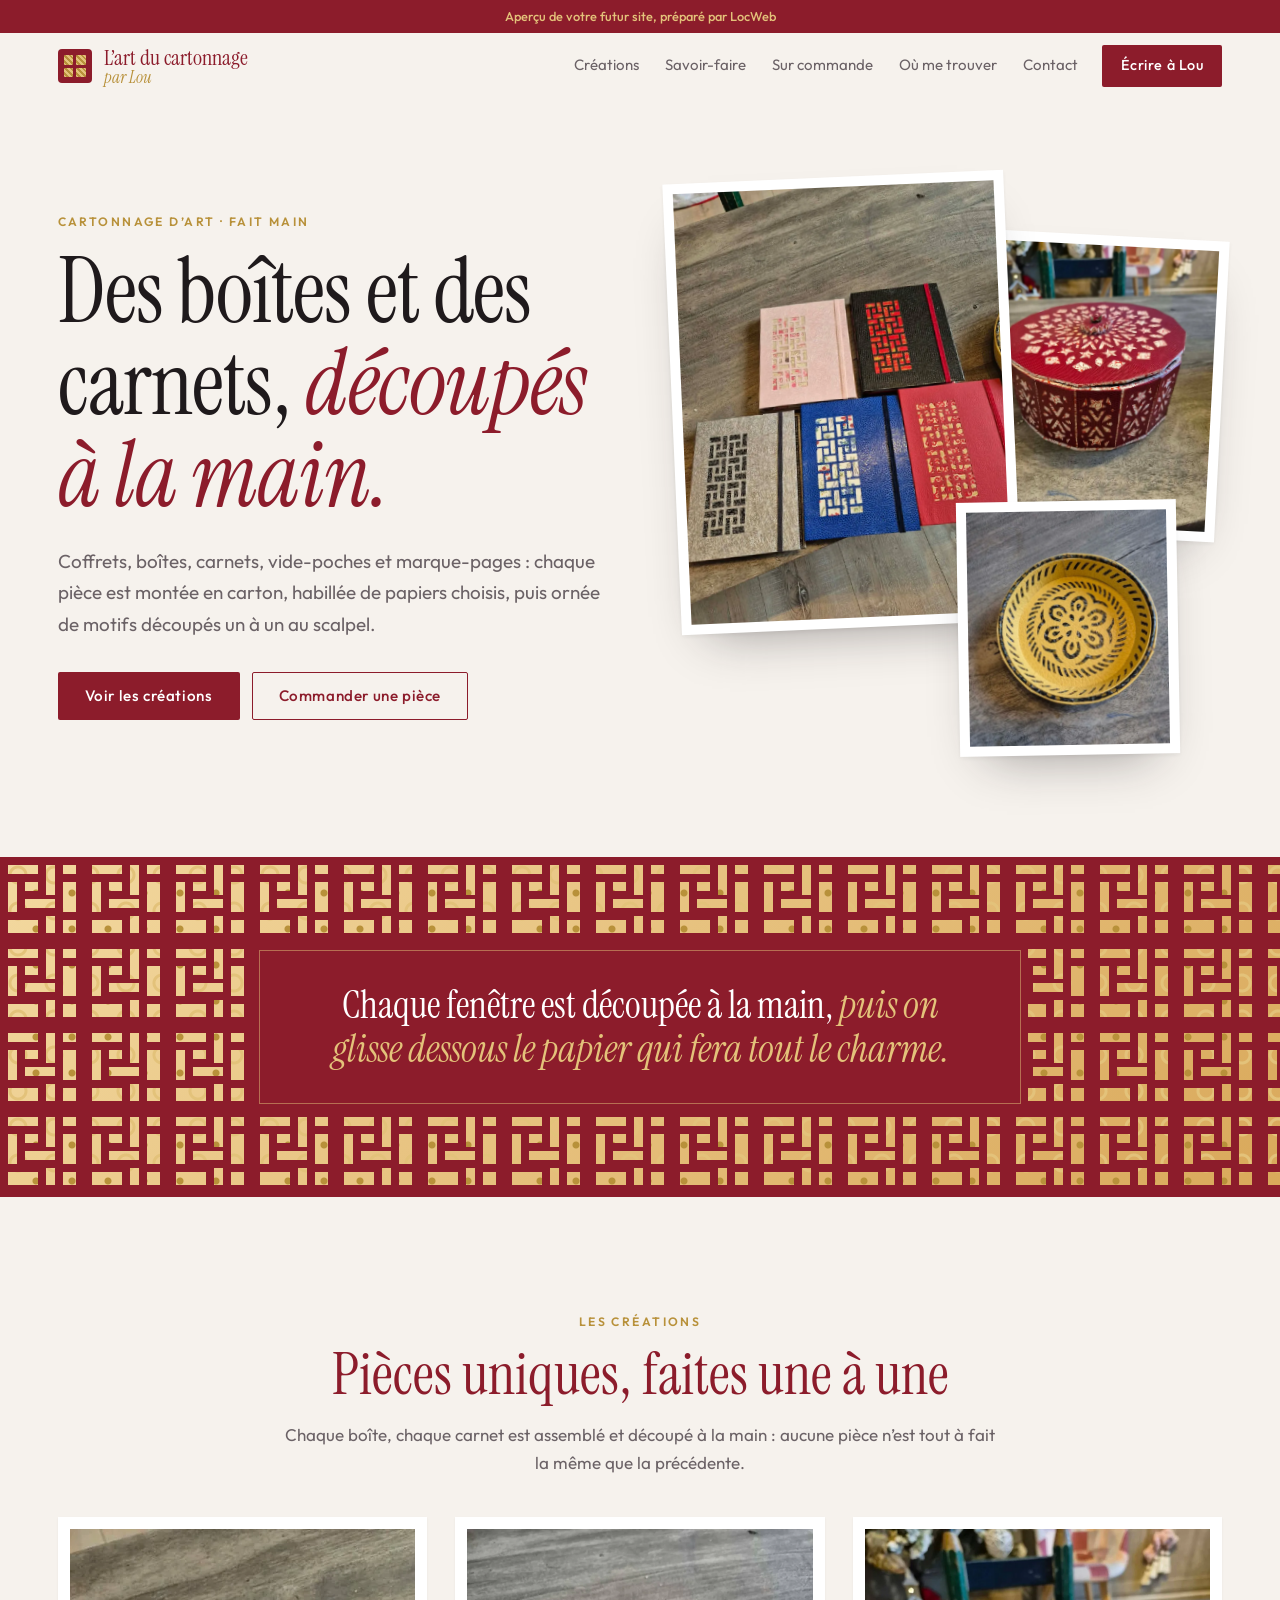
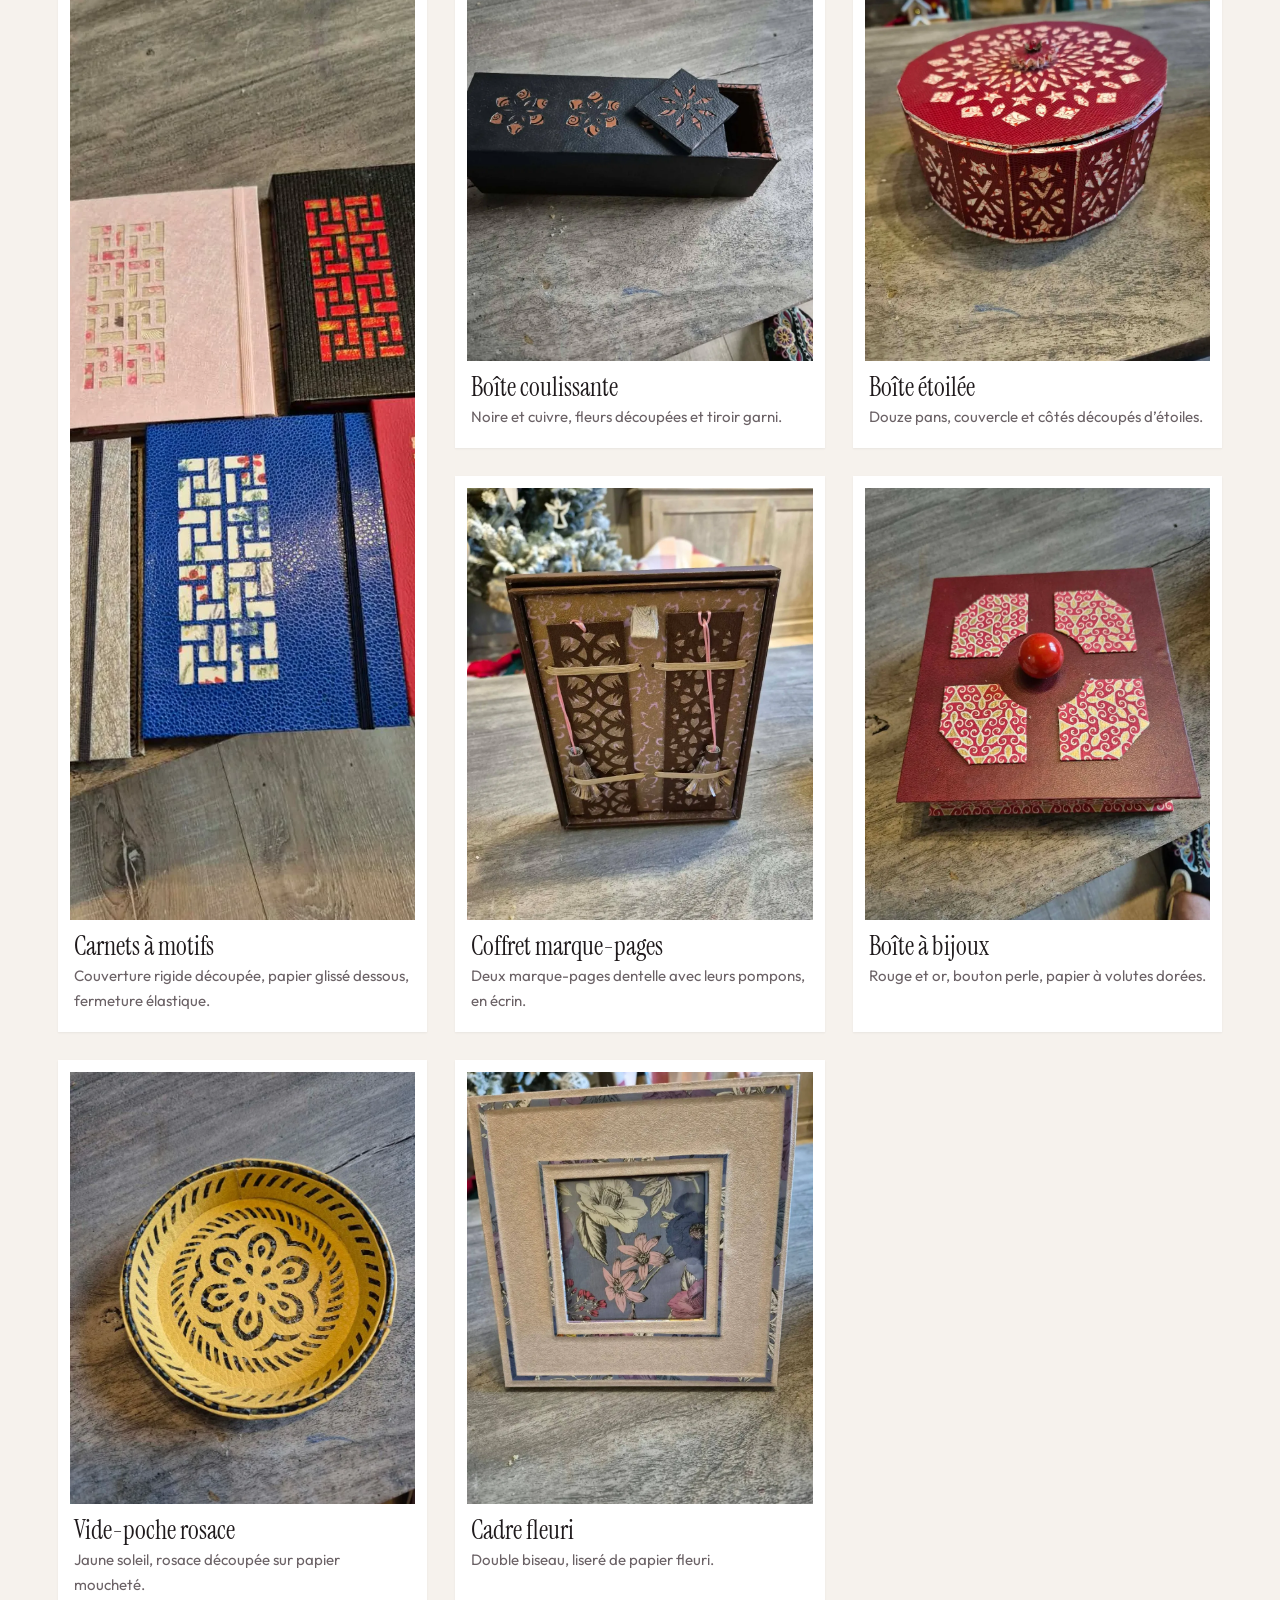
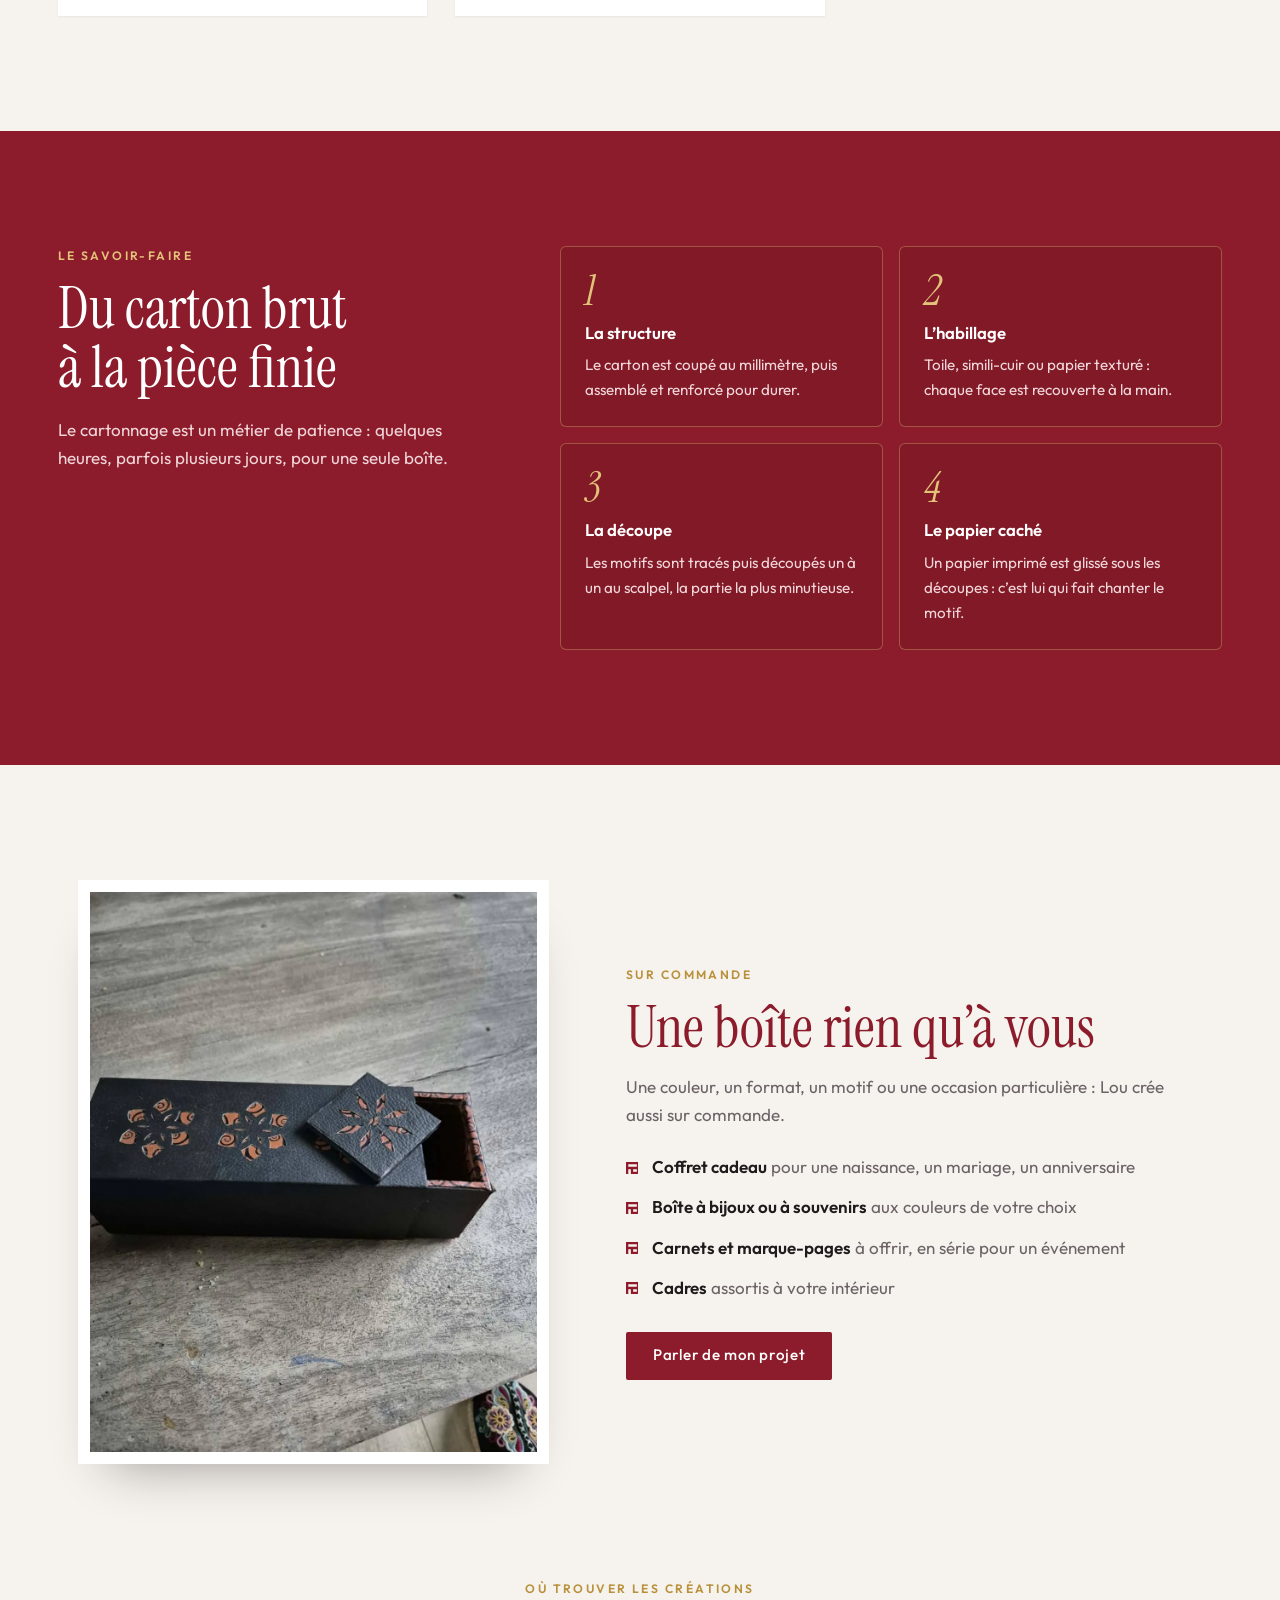
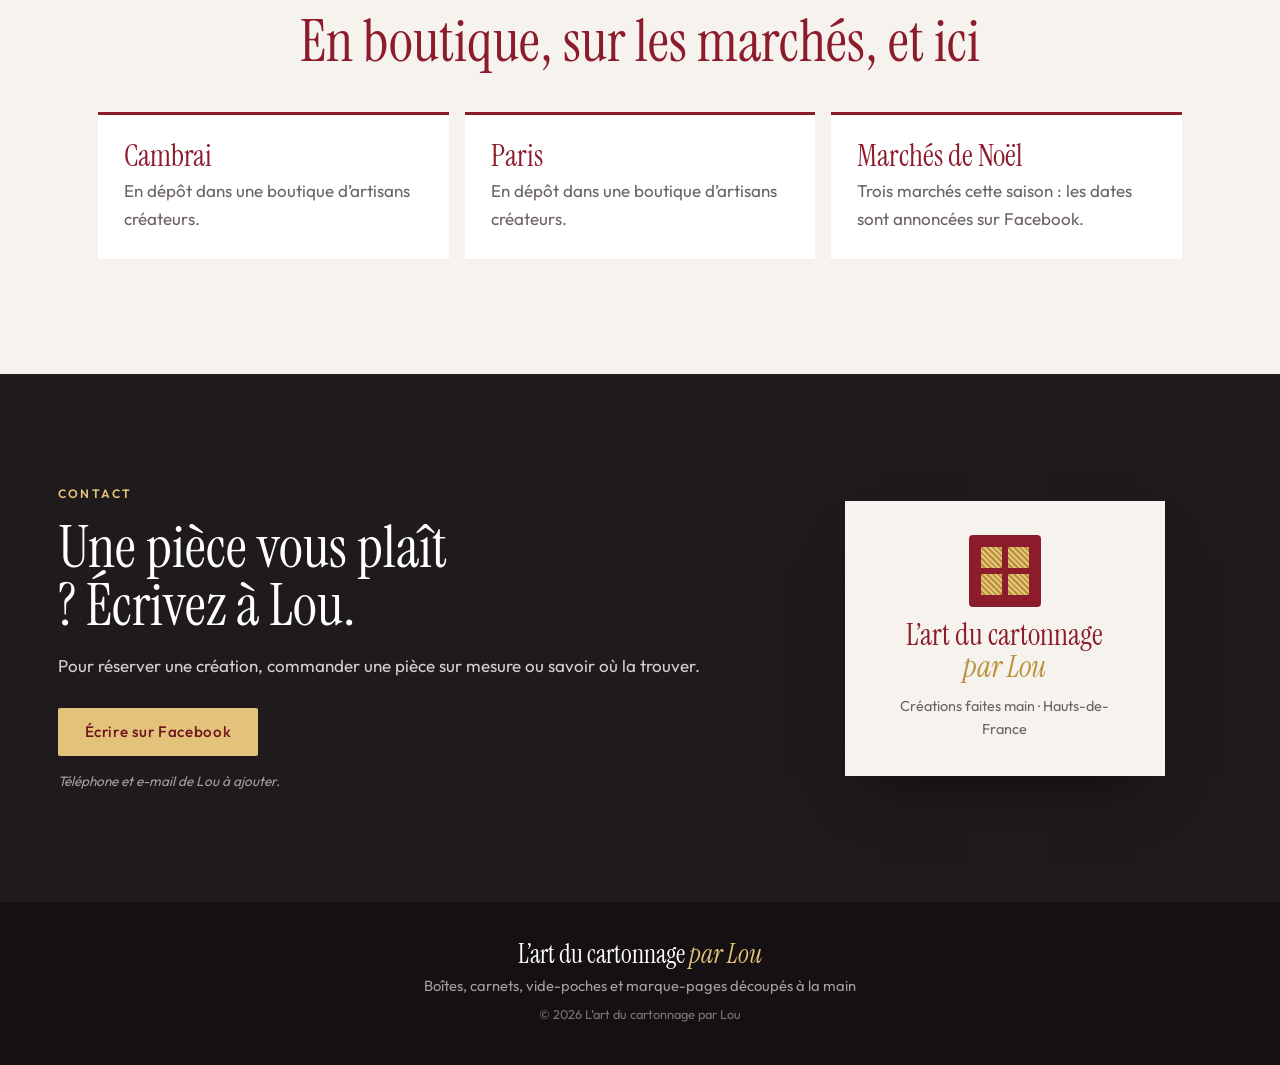
<file: index.html>
<!doctype html>
<html lang="fr">
<head>
<meta charset="utf-8">
<meta name="viewport" content="width=device-width, initial-scale=1, viewport-fit=cover">
<!-- Apercu : a la mise en ligne, retirer noindex et le Disallow, ajouter canonical, sitemap, mesure.js et le lien LocWeb. Telephone et e-mail de Lou a completer. -->
<meta name="robots" content="noindex, nofollow">
<title>L’art du cartonnage par Lou : boîtes, carnets et marque-pages découpés à la main</title>
<link rel="canonical" href="https://shigyn.github.io/lou-cartonnage/">
<meta name="description" content="L’art du cartonnage par Lou : boîtes, coffrets, carnets, vide-poches et marque-pages faits main, ornés de motifs découpés à la main. Pièces uniques et créations sur commande, Hauts-de-France.">
<meta name="theme-color" content="#8c1c2b">
<meta property="og:type" content="website">
<meta property="og:locale" content="fr_FR">
<meta property="og:title" content="L’art du cartonnage par Lou">
<meta property="og:description" content="Boîtes, carnets et marque-pages en cartonnage, ornés de motifs découpés à la main.">
<meta property="og:image" content="https://shigyn.github.io/lou-cartonnage/photos/carnets.webp">
<link rel="icon" href="data:image/svg+xml,%3Csvg xmlns='http://www.w3.org/2000/svg' viewBox='0 0 32 32'%3E%3Crect width='32' height='32' rx='6' fill='%238c1c2b'/%3E%3Cpath d='M9 9h5v5H9zM18 9h5v5h-5zM9 18h5v5H9zM18 18h5v5h-5z' fill='%23e3c27a'/%3E%3C/svg%3E">
<link rel="preconnect" href="https://fonts.googleapis.com">
<link rel="preconnect" href="https://fonts.gstatic.com" crossorigin>
<link href="https://fonts.googleapis.com/css2?family=Instrument+Serif:ital@0;1&family=Outfit:wght@400;500;600&display=swap" rel="stylesheet">
<link rel="stylesheet" href="style.css?v=2">
<script type="application/ld+json">
{"@context":"https://schema.org","@type":"LocalBusiness","name":"L’art du cartonnage par Lou","description":"Boîtes, coffrets, carnets, vide-poches et marque-pages en cartonnage, ornés de motifs découpés à la main. Pièces uniques et créations sur commande.","url":"https://shigyn.github.io/lou-cartonnage/","image":"https://shigyn.github.io/lou-cartonnage/photos/carnets.webp","priceRange":"€","address":{"@type":"PostalAddress","addressLocality":"Arras","addressRegion":"Hauts-de-France","addressCountry":"FR"},"knowsAbout":["Cartonnage","Boîtes décoratives","Carnets faits main","Marque-pages","Papier découpé"]}
</script>
</head>
<body>
<div class="apercu-bandeau">Aperçu de votre futur site, préparé par LocWeb</div>

<header class="tete" data-tete>
  <a class="marque" href="#haut" aria-label="L’art du cartonnage par Lou, accueil">
    <span class="marque-signe" aria-hidden="true"><i></i><i></i><i></i><i></i></span>
    <span class="marque-texte"><b>L’art du cartonnage</b><small>par Lou</small></span>
  </a>
  <nav class="menu" data-menu aria-label="Menu">
    <a href="creations/">Créations</a>
    <a href="cartonnage/">Savoir-faire</a>
    <a href="sur-commande/">Sur commande</a>
    <a href="#ou-trouver">Où me trouver</a>
    <a href="#contact">Contact</a>
  </nav>
  <a class="bouton bouton-plein tete-cta" href="#contact">Écrire à Lou</a>
  <button class="burger" type="button" data-burger aria-label="Ouvrir le menu" aria-expanded="false"><span></span><span></span></button>
</header>

<main id="haut">
  <section class="hero">
    <div class="hero-texte">
      <p class="sur-titre entree">Cartonnage d’art · fait main</p>
      <h1 class="entree">Des boîtes et des carnets, <em>découpés à la main.</em></h1>
      <p class="hero-chapo entree">Coffrets, boîtes, carnets, vide-poches et marque-pages : chaque pièce est montée en carton, habillée de papiers choisis, puis ornée de motifs découpés un à un au scalpel.</p>
      <div class="hero-actions entree">
        <a class="bouton bouton-plein" href="#creations">Voir les créations</a>
        <a class="bouton bouton-ligne" href="#commande">Commander une pièce</a>
      </div>
    </div>
    <div class="collage" data-collage>
      <figure class="c1 entree"><img src="photos/carnets.webp" alt="Cinq carnets en cartonnage aux couvertures découpées de motifs géométriques" width="1050" height="1400" fetchpriority="high"></figure>
      <figure class="c2 entree"><img src="photos/boite-rouge-ronde.webp" alt="Boîte ronde rouge à douze pans, couvercle découpé d’étoiles" width="1050" height="1400"></figure>
      <figure class="c3 entree"><img src="photos/vide-poche-jaune.webp" alt="Vide-poche rond jaune découpé d’une rosace" width="844" height="1125"></figure>
    </div>
  </section>

  <section class="decoupe" aria-label="Le motif découpé">
    <div class="decoupe-fond" aria-hidden="true"></div>
    <div class="decoupe-cache" aria-hidden="true"></div>
    <p class="decoupe-texte"><span>Chaque fenêtre est découpée à la main,</span> <em>puis on glisse dessous le papier qui fera tout le charme.</em></p>
  </section>

  <section class="creations" id="creations">
    <div class="entete revele">
      <p class="sur-titre">Les créations</p>
      <h2>Pièces uniques, faites une à une</h2>
      <p>Chaque boîte, chaque carnet est assemblé et découpé à la main : aucune pièce n’est tout à fait la même que la précédente.</p>
    </div>
    <ul class="galerie">
      <li class="piece piece-haute revele"><img src="photos/carnets.webp" alt="Carnets en cartonnage aux couvertures découpées" loading="lazy" width="1050" height="1400"><div><h3>Carnets à motifs</h3><p>Couverture rigide découpée, papier glissé dessous, fermeture élastique.</p></div></li>
      <li class="piece revele"><img src="photos/boite-noire.webp" alt="Boîte coulissante noire ornée de fleurs découpées sur papier cuivré" loading="lazy" width="1050" height="1400"><div><h3>Boîte coulissante</h3><p>Noire et cuivre, fleurs découpées et tiroir garni.</p></div></li>
      <li class="piece revele"><img src="photos/boite-rouge-ronde.webp" alt="Boîte ronde rouge à douze pans au couvercle étoilé" loading="lazy" width="1050" height="1400"><div><h3>Boîte étoilée</h3><p>Douze pans, couvercle et côtés découpés d’étoiles.</p></div></li>
      <li class="piece revele"><img src="photos/marque-pages.webp" alt="Coffret contenant deux marque-pages découpés avec pompons" loading="lazy" width="1050" height="1400"><div><h3>Coffret marque-pages</h3><p>Deux marque-pages dentelle avec leurs pompons, en écrin.</p></div></li>
      <li class="piece revele"><img src="photos/boite-rouge-carree.webp" alt="Boîte carrée rouge et or avec bouton de perle rouge" loading="lazy" width="1050" height="1400"><div><h3>Boîte à bijoux</h3><p>Rouge et or, bouton perle, papier à volutes dorées.</p></div></li>
      <li class="piece revele"><img src="photos/vide-poche-jaune.webp" alt="Vide-poche rond jaune découpé d’une rosace" loading="lazy" width="844" height="1125"><div><h3>Vide-poche rosace</h3><p>Jaune soleil, rosace découpée sur papier moucheté.</p></div></li>
      <li class="piece revele"><img src="photos/cadre-fleuri.webp" alt="Cadre photo carré en cartonnage avec bordure de papier fleuri" loading="lazy" width="1050" height="1400"><div><h3>Cadre fleuri</h3><p>Double biseau, liseré de papier fleuri.</p></div></li>
    </ul>
  </section>

  <section class="savoir-faire" id="savoir-faire">
    <div class="sf-texte revele">
      <p class="sur-titre sur-titre-clair">Le savoir-faire</p>
      <h2>Du carton brut à la pièce finie</h2>
      <p>Le cartonnage est un métier de patience : quelques heures, parfois plusieurs jours, pour une seule boîte.</p>
    </div>
    <ol class="etapes">
      <li class="revele"><b>La structure</b><span>Le carton est coupé au millimètre, puis assemblé et renforcé pour durer.</span></li>
      <li class="revele"><b>L’habillage</b><span>Toile, simili-cuir ou papier texturé : chaque face est recouverte à la main.</span></li>
      <li class="revele"><b>La découpe</b><span>Les motifs sont tracés puis découpés un à un au scalpel, la partie la plus minutieuse.</span></li>
      <li class="revele"><b>Le papier caché</b><span>Un papier imprimé est glissé sous les découpes : c’est lui qui fait chanter le motif.</span></li>
    </ol>
  </section>

  <section class="commande" id="commande">
    <figure class="commande-photo revele"><img src="photos/boite-noire.webp" alt="Boîte coulissante noire et cuivre ouverte" loading="lazy" width="1050" height="1400"></figure>
    <div class="commande-texte revele">
      <p class="sur-titre">Sur commande</p>
      <h2>Une boîte rien qu’à vous</h2>
      <p>Une couleur, un format, un motif ou une occasion particulière : Lou crée aussi sur commande.</p>
      <ul class="liste">
        <li><b>Coffret cadeau</b> pour une naissance, un mariage, un anniversaire</li>
        <li><b>Boîte à bijoux ou à souvenirs</b> aux couleurs de votre choix</li>
        <li><b>Carnets et marque-pages</b> à offrir, en série pour un événement</li>
        <li><b>Cadres</b> assortis à votre intérieur</li>
      </ul>
      <a class="bouton bouton-plein" href="#contact">Parler de mon projet</a>
    </div>
  </section>

  <section class="ou-trouver" id="ou-trouver">
    <div class="entete revele">
      <p class="sur-titre">Où trouver les créations</p>
      <h2>En boutique, sur les marchés, et ici</h2>
    </div>
    <ul class="lieux">
      <li class="revele"><b>Cambrai</b><span>En dépôt dans une boutique d’artisans créateurs.</span></li>
      <li class="revele"><b>Paris</b><span>En dépôt dans une boutique d’artisans créateurs.</span></li>
      <li class="revele"><b>Marchés de Noël</b><span>Trois marchés cette saison : les dates sont annoncées sur Facebook.</span></li>
    </ul>
  </section>

  <section class="contact" id="contact">
    <div class="contact-texte revele">
      <p class="sur-titre sur-titre-clair">Contact</p>
      <h2>Une pièce vous plaît ? Écrivez à Lou.</h2>
      <p>Pour réserver une création, commander une pièce sur mesure ou savoir où la trouver.</p>
      <div class="contact-actions">
        <a class="bouton bouton-clair" href="https://www.facebook.com/profile.php?id=737708401" target="_blank" rel="noopener">Écrire sur Facebook</a>
      </div>
      <p class="contact-note">Téléphone et e-mail de Lou à ajouter.</p>
    </div>
    <div class="contact-carte revele">
      <span class="marque-signe grand" aria-hidden="true"><i></i><i></i><i></i><i></i></span>
      <p class="contact-nom">L’art du cartonnage<br><em>par Lou</em></p>
      <p>Créations faites main · Hauts-de-France</p>
    </div>
  </section>
</main>

<footer class="pied">
  <p class="pied-marque">L’art du cartonnage <em>par Lou</em></p>
  <p>Boîtes, carnets, vide-poches et marque-pages découpés à la main</p>
  <p class="pied-petit">© 2026 L’art du cartonnage par Lou</p>
</footer>

<script src="app.js?v=1" defer></script>
</body>
</html>
</file>
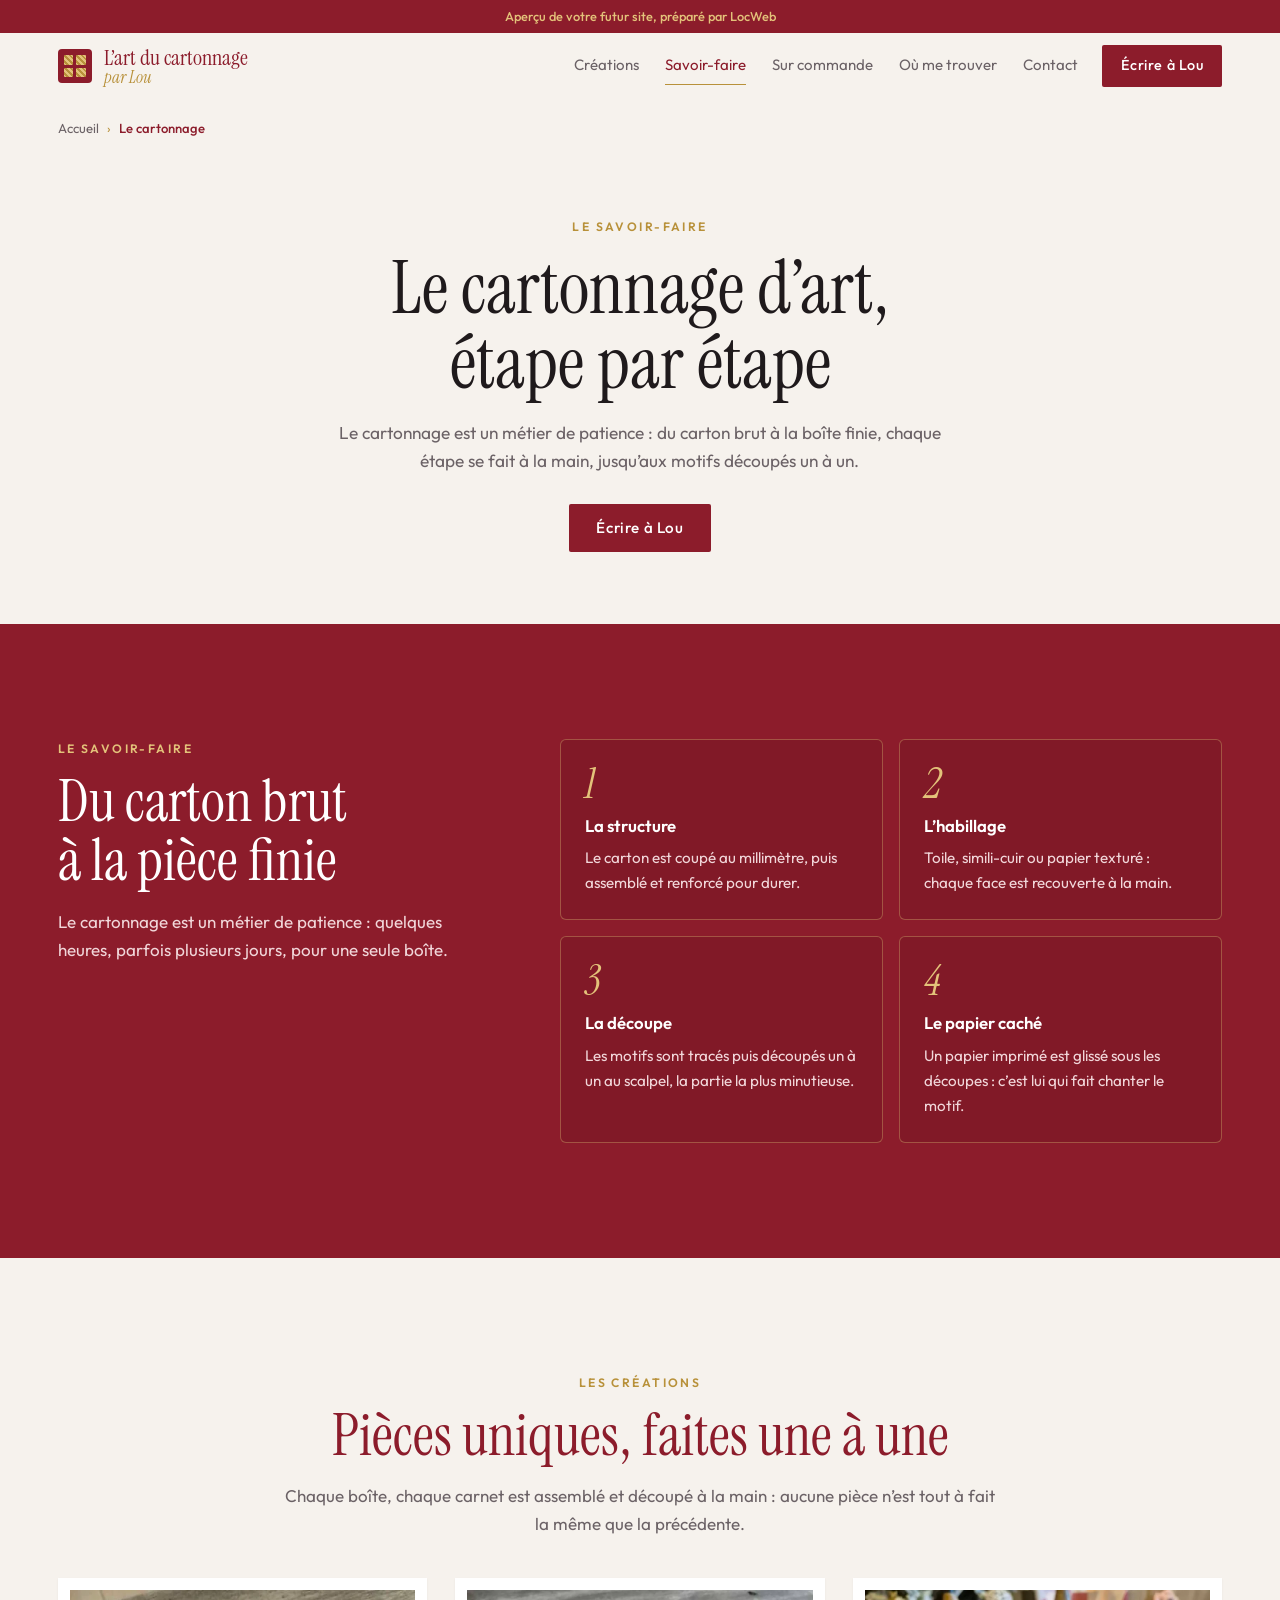
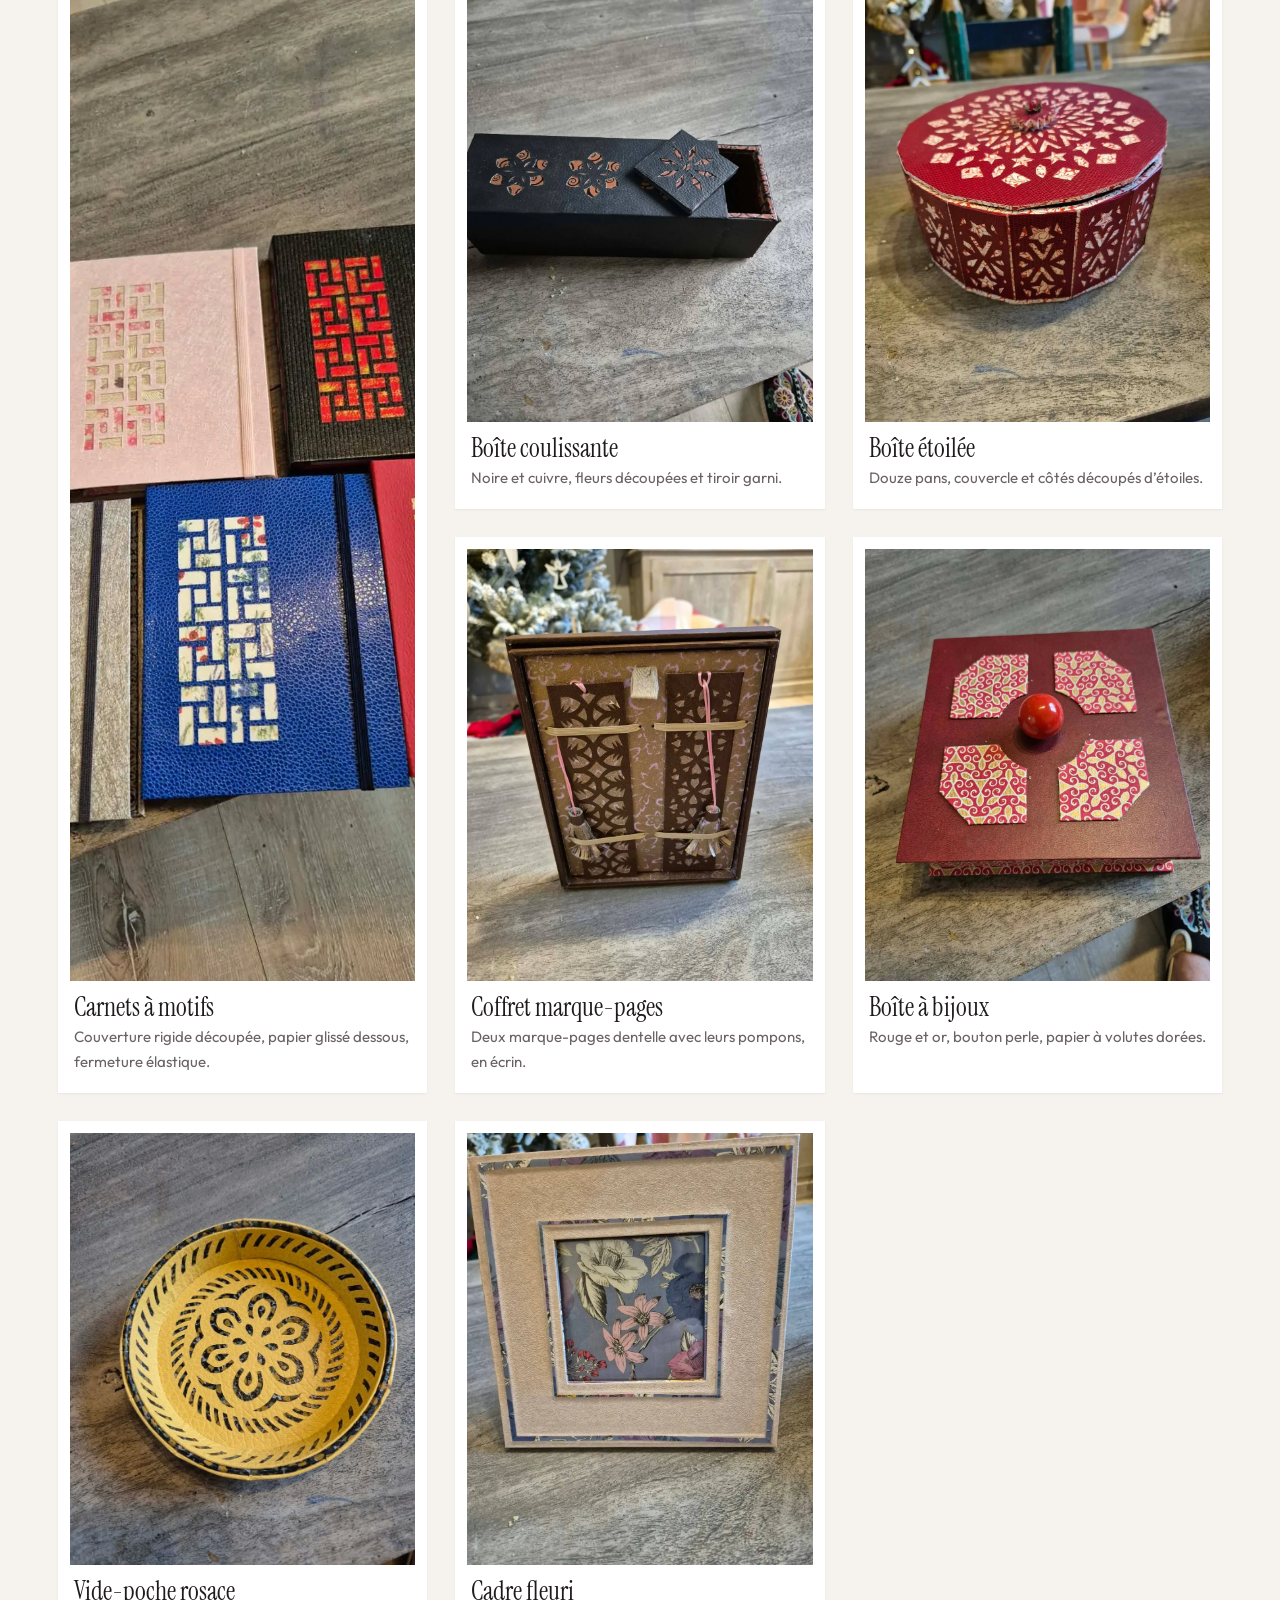
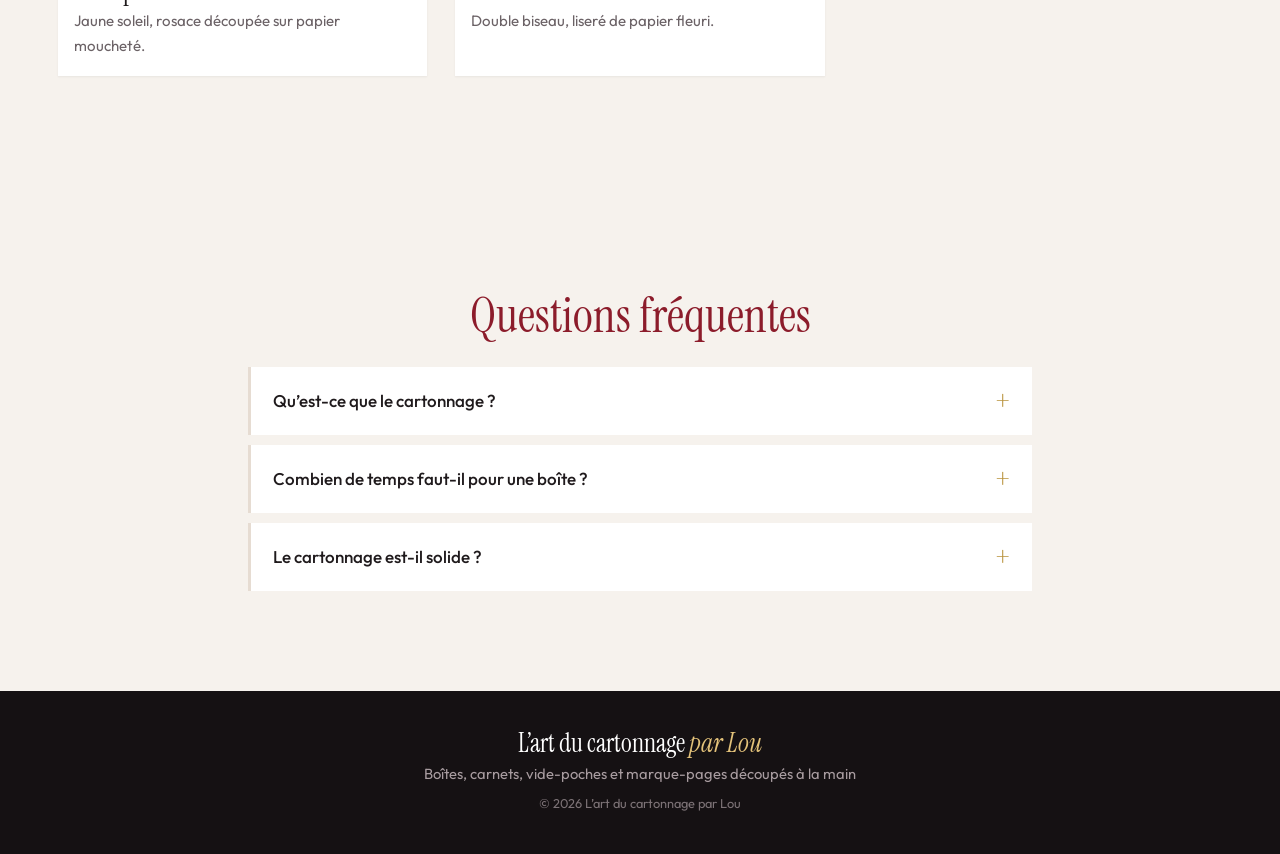
<file: cartonnage/index.html>
<!doctype html>
<html lang="fr">
<head>
<meta charset="utf-8">
<meta name="viewport" content="width=device-width, initial-scale=1, viewport-fit=cover">
<!-- Apercu : a la mise en ligne, retirer noindex et le Disallow, ajouter canonical, sitemap, mesure.js et le lien LocWeb. Telephone et e-mail de Lou a completer. -->
<meta name="robots" content="noindex, nofollow">
<title>Le cartonnage d’art, étape par étape | L’art du cartonnage par Lou</title>
<link rel="canonical" href="https://shigyn.github.io/lou-cartonnage/cartonnage/">
<meta name="description" content="Qu’est-ce que le cartonnage ? Structure, habillage, découpe au scalpel et papier caché : découvrez comment Lou fabrique ses boîtes et ses carnets, pièce par pièce.">
<meta name="theme-color" content="#8c1c2b">
<meta property="og:type" content="website">
<meta property="og:locale" content="fr_FR">
<meta property="og:title" content="Le cartonnage d’art, étape par étape | L’art du cartonnage par Lou">
<meta property="og:description" content="Qu’est-ce que le cartonnage ? Structure, habillage, découpe au scalpel et papier caché : découvrez comment Lou fabrique ses boîtes et ses carnets, pièce par pièce.">
<meta property="og:image" content="https://shigyn.github.io/lou-cartonnage/photos/carnets.webp">
<link rel="icon" href="data:image/svg+xml,%3Csvg xmlns='http://www.w3.org/2000/svg' viewBox='0 0 32 32'%3E%3Crect width='32' height='32' rx='6' fill='%238c1c2b'/%3E%3Cpath d='M9 9h5v5H9zM18 9h5v5h-5zM9 18h5v5H9zM18 18h5v5h-5z' fill='%23e3c27a'/%3E%3C/svg%3E">
<link rel="preconnect" href="https://fonts.googleapis.com">
<link rel="preconnect" href="https://fonts.gstatic.com" crossorigin>
<link href="https://fonts.googleapis.com/css2?family=Instrument+Serif:ital@0;1&family=Outfit:wght@400;500;600&display=swap" rel="stylesheet">
<link rel="stylesheet" href="../style.css?v=2">
<script type="application/ld+json">{"@context": "https://schema.org", "@type": "BreadcrumbList", "itemListElement": [{"@type": "ListItem", "position": 1, "name": "Accueil", "item": "https://shigyn.github.io/lou-cartonnage/"}, {"@type": "ListItem", "position": 2, "name": "Le cartonnage", "item": "https://shigyn.github.io/lou-cartonnage/cartonnage/"}]}</script>
<script type="application/ld+json">{"@context": "https://schema.org", "@type": "FAQPage", "mainEntity": [{"@type": "Question", "name": "Qu’est-ce que le cartonnage ?", "acceptedAnswer": {"@type": "Answer", "text": "C’est l’art de fabriquer des objets en carton rigide (boîtes, coffrets, carnets, cadres) puis de les habiller de papier, de toile ou de simili-cuir."}}, {"@type": "Question", "name": "Combien de temps faut-il pour une boîte ?", "acceptedAnswer": {"@type": "Answer", "text": "De quelques heures à plusieurs jours selon la taille et la finesse des découpes. La découpe des motifs est l’étape la plus longue."}}, {"@type": "Question", "name": "Le cartonnage est-il solide ?", "acceptedAnswer": {"@type": "Answer", "text": "Oui : le carton utilisé est épais et rigide, et les pièces sont renforcées. Une boîte bien faite se garde des années."}}]}</script>
</head>
<body>
<div class="apercu-bandeau">Aperçu de votre futur site, préparé par LocWeb</div>

<header class="tete" data-tete>
  <a class="marque" href="../" aria-label="L’art du cartonnage par Lou, accueil">
    <span class="marque-signe" aria-hidden="true"><i></i><i></i><i></i><i></i></span>
    <span class="marque-texte"><b>L’art du cartonnage</b><small>par Lou</small></span>
  </a>
  <nav class="menu" data-menu aria-label="Menu">
    <a href="../creations/">Créations</a>
    <a href="../cartonnage/" aria-current="page">Savoir-faire</a>
    <a href="../sur-commande/">Sur commande</a>
    <a href="../#ou-trouver">Où me trouver</a>
    <a href="../#contact">Contact</a>
  </nav>
  <a class="bouton bouton-plein tete-cta" href="../#contact">Écrire à Lou</a>
  <button class="burger" type="button" data-burger aria-label="Ouvrir le menu" aria-expanded="false"><span></span><span></span></button>
</header>

<main id="haut">
  <nav class="ariane" aria-label="Fil d’Ariane"><a href="../">Accueil</a><span aria-current="page">Le cartonnage</span></nav>
  <header class="page-entete">
    <p class="sur-titre">Le savoir-faire</p>
    <h1>Le cartonnage d’art, étape par étape</h1>
    <p>Le cartonnage est un métier de patience : du carton brut à la boîte finie, chaque étape se fait à la main, jusqu’aux motifs découpés un à un.</p>
    <a class="bouton bouton-plein" href="https://www.facebook.com/profile.php?id=737708401" target="_blank" rel="noopener">Écrire à Lou</a>
  </header>

  <section class="savoir-faire" id="savoir-faire">
    <div class="sf-texte revele">
      <p class="sur-titre sur-titre-clair">Le savoir-faire</p>
      <h2>Du carton brut à la pièce finie</h2>
      <p>Le cartonnage est un métier de patience : quelques heures, parfois plusieurs jours, pour une seule boîte.</p>
    </div>
    <ol class="etapes">
      <li class="revele"><b>La structure</b><span>Le carton est coupé au millimètre, puis assemblé et renforcé pour durer.</span></li>
      <li class="revele"><b>L’habillage</b><span>Toile, simili-cuir ou papier texturé : chaque face est recouverte à la main.</span></li>
      <li class="revele"><b>La découpe</b><span>Les motifs sont tracés puis découpés un à un au scalpel, la partie la plus minutieuse.</span></li>
      <li class="revele"><b>Le papier caché</b><span>Un papier imprimé est glissé sous les découpes : c’est lui qui fait chanter le motif.</span></li>
    </ol>
  </section>

  <section class="creations" id="creations">
    <div class="entete revele">
      <p class="sur-titre">Les créations</p>
      <h2>Pièces uniques, faites une à une</h2>
      <p>Chaque boîte, chaque carnet est assemblé et découpé à la main : aucune pièce n’est tout à fait la même que la précédente.</p>
    </div>
    <ul class="galerie">
      <li class="piece piece-haute revele"><img src="../photos/carnets.webp" alt="Carnets en cartonnage aux couvertures découpées" loading="lazy" width="1050" height="1400"><div><h3>Carnets à motifs</h3><p>Couverture rigide découpée, papier glissé dessous, fermeture élastique.</p></div></li>
      <li class="piece revele"><img src="../photos/boite-noire.webp" alt="Boîte coulissante noire ornée de fleurs découpées sur papier cuivré" loading="lazy" width="1050" height="1400"><div><h3>Boîte coulissante</h3><p>Noire et cuivre, fleurs découpées et tiroir garni.</p></div></li>
      <li class="piece revele"><img src="../photos/boite-rouge-ronde.webp" alt="Boîte ronde rouge à douze pans au couvercle étoilé" loading="lazy" width="1050" height="1400"><div><h3>Boîte étoilée</h3><p>Douze pans, couvercle et côtés découpés d’étoiles.</p></div></li>
      <li class="piece revele"><img src="../photos/marque-pages.webp" alt="Coffret contenant deux marque-pages découpés avec pompons" loading="lazy" width="1050" height="1400"><div><h3>Coffret marque-pages</h3><p>Deux marque-pages dentelle avec leurs pompons, en écrin.</p></div></li>
      <li class="piece revele"><img src="../photos/boite-rouge-carree.webp" alt="Boîte carrée rouge et or avec bouton de perle rouge" loading="lazy" width="1050" height="1400"><div><h3>Boîte à bijoux</h3><p>Rouge et or, bouton perle, papier à volutes dorées.</p></div></li>
      <li class="piece revele"><img src="../photos/vide-poche-jaune.webp" alt="Vide-poche rond jaune découpé d’une rosace" loading="lazy" width="844" height="1125"><div><h3>Vide-poche rosace</h3><p>Jaune soleil, rosace découpée sur papier moucheté.</p></div></li>
      <li class="piece revele"><img src="../photos/cadre-fleuri.webp" alt="Cadre photo carré en cartonnage avec bordure de papier fleuri" loading="lazy" width="1050" height="1400"><div><h3>Cadre fleuri</h3><p>Double biseau, liseré de papier fleuri.</p></div></li>
    </ul>
  </section>

  <section class="faq">
    <h2 class="faq-titre revele">Questions fréquentes</h2>
    <div class="faq-liste">
      <details class="revele"><summary>Qu’est-ce que le cartonnage ?</summary><p>C’est l’art de fabriquer des objets en carton rigide (boîtes, coffrets, carnets, cadres) puis de les habiller de papier, de toile ou de simili-cuir.</p></details>
      <details class="revele"><summary>Combien de temps faut-il pour une boîte ?</summary><p>De quelques heures à plusieurs jours selon la taille et la finesse des découpes. La découpe des motifs est l’étape la plus longue.</p></details>
      <details class="revele"><summary>Le cartonnage est-il solide ?</summary><p>Oui : le carton utilisé est épais et rigide, et les pièces sont renforcées. Une boîte bien faite se garde des années.</p></details>
    </div>
  </section>
</main>

<footer class="pied">
  <p class="pied-marque">L’art du cartonnage <em>par Lou</em></p>
  <p>Boîtes, carnets, vide-poches et marque-pages découpés à la main</p>
  <p class="pied-petit">© 2026 L’art du cartonnage par Lou</p>
</footer>

<script src="../app.js?v=1" defer></script>
</body>
</html>
</file>
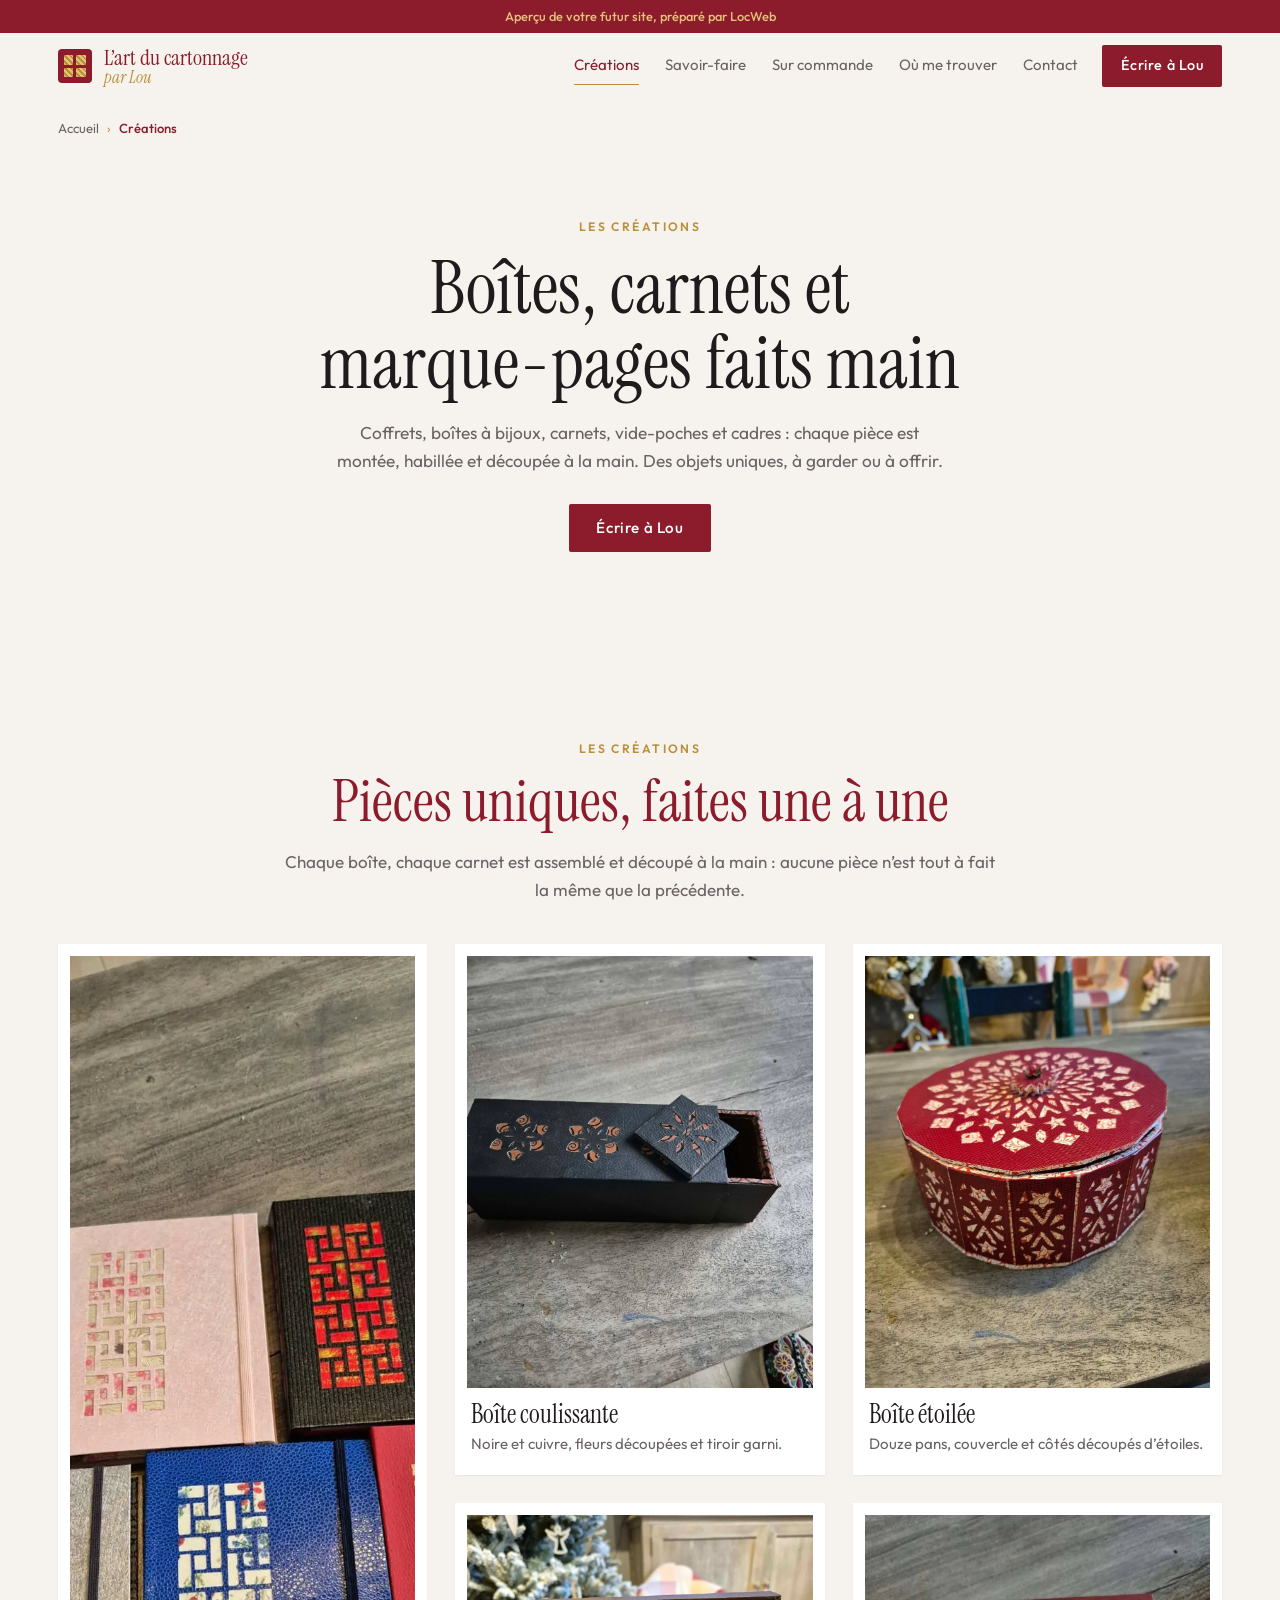
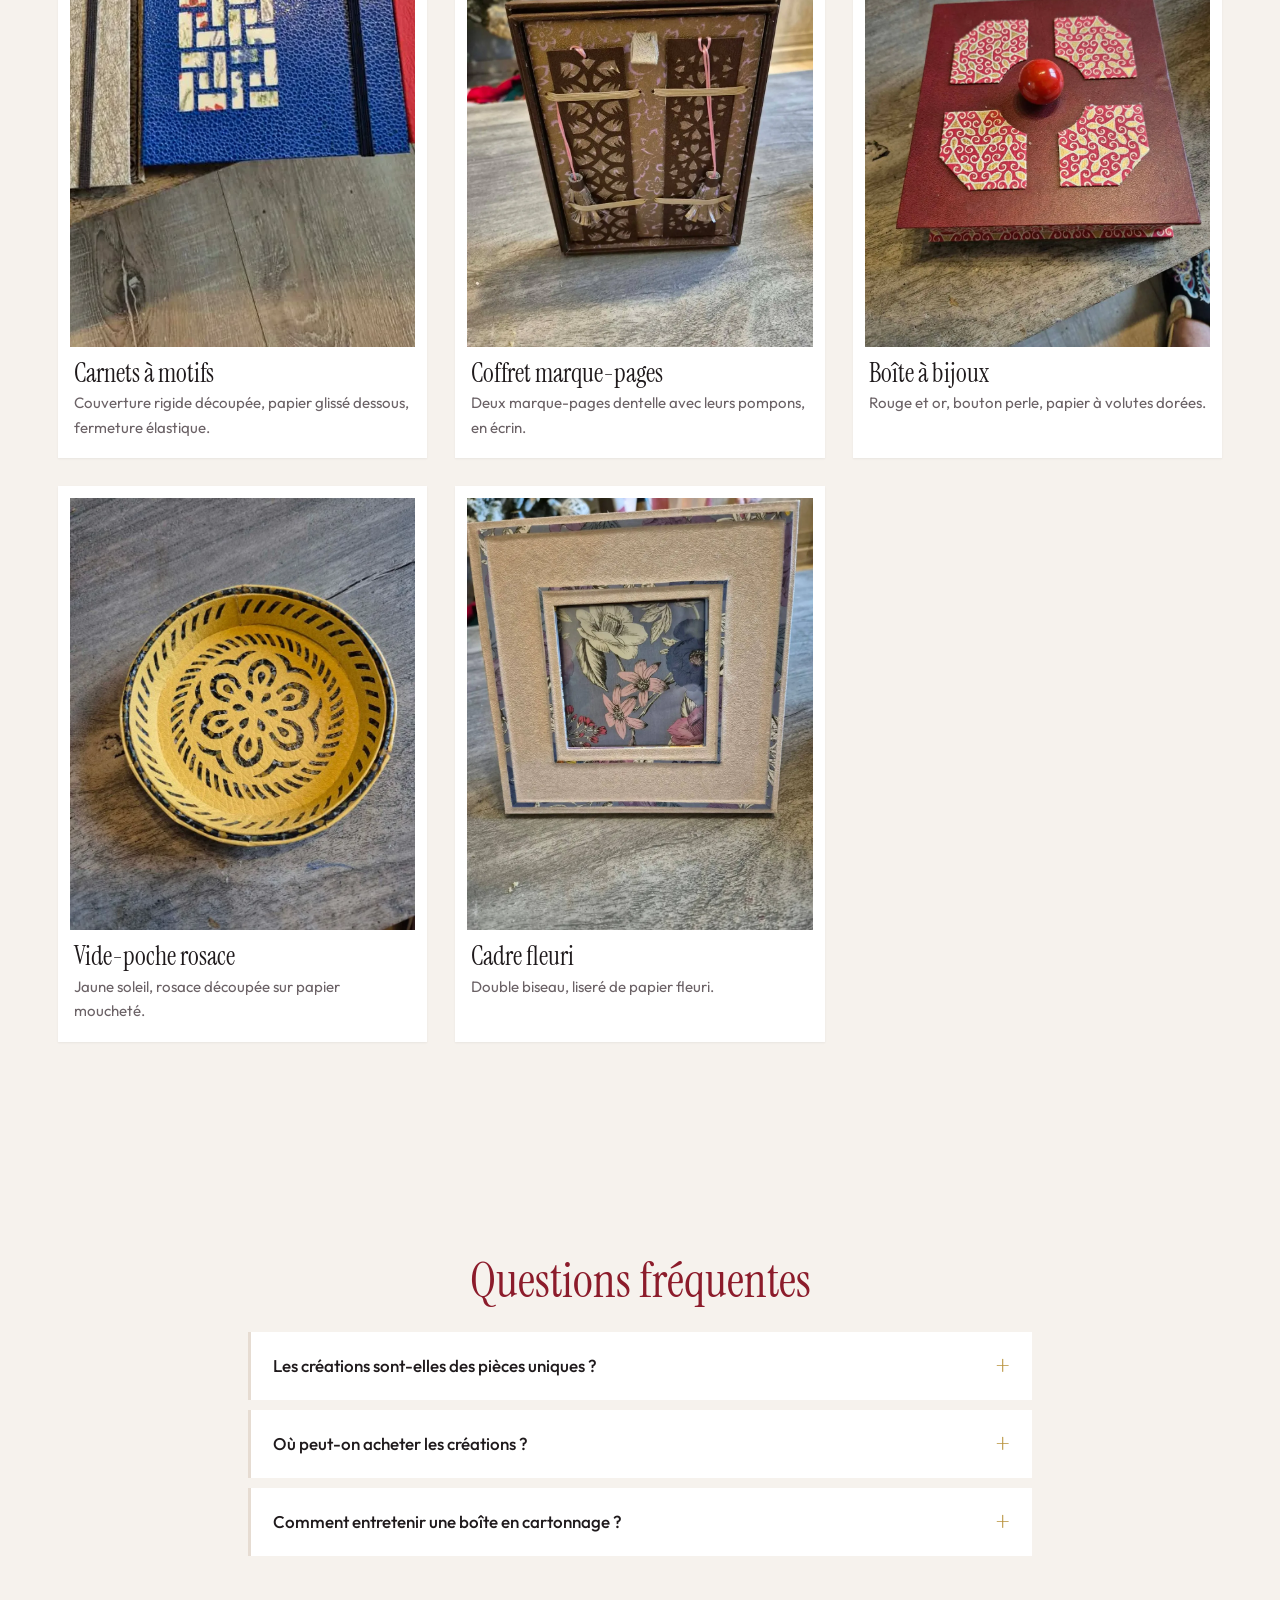
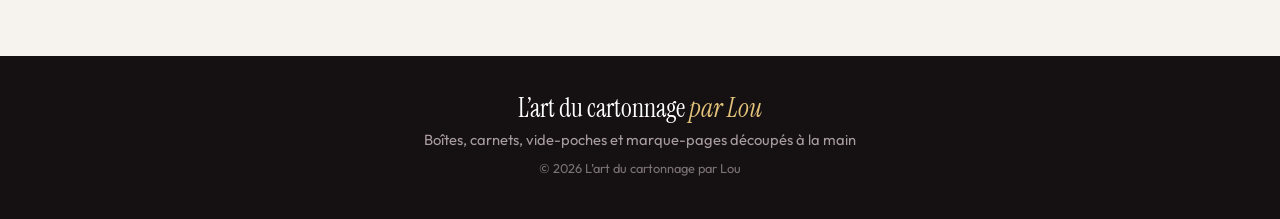
<file: creations/index.html>
<!doctype html>
<html lang="fr">
<head>
<meta charset="utf-8">
<meta name="viewport" content="width=device-width, initial-scale=1, viewport-fit=cover">
<!-- Apercu : a la mise en ligne, retirer noindex et le Disallow, ajouter canonical, sitemap, mesure.js et le lien LocWeb. Telephone et e-mail de Lou a completer. -->
<meta name="robots" content="noindex, nofollow">
<title>Boîtes, carnets et marque-pages en cartonnage faits main | L’art du cartonnage par Lou</title>
<link rel="canonical" href="https://shigyn.github.io/lou-cartonnage/creations/">
<meta name="description" content="Boîtes décoratives, coffrets, carnets, vide-poches, cadres et marque-pages en cartonnage, ornés de motifs découpés à la main. Pièces uniques, Hauts-de-France.">
<meta name="theme-color" content="#8c1c2b">
<meta property="og:type" content="website">
<meta property="og:locale" content="fr_FR">
<meta property="og:title" content="Boîtes, carnets et marque-pages en cartonnage faits main | L’art du cartonnage par Lou">
<meta property="og:description" content="Boîtes décoratives, coffrets, carnets, vide-poches, cadres et marque-pages en cartonnage, ornés de motifs découpés à la main. Pièces uniques, Hauts-de-France.">
<meta property="og:image" content="https://shigyn.github.io/lou-cartonnage/photos/carnets.webp">
<link rel="icon" href="data:image/svg+xml,%3Csvg xmlns='http://www.w3.org/2000/svg' viewBox='0 0 32 32'%3E%3Crect width='32' height='32' rx='6' fill='%238c1c2b'/%3E%3Cpath d='M9 9h5v5H9zM18 9h5v5h-5zM9 18h5v5H9zM18 18h5v5h-5z' fill='%23e3c27a'/%3E%3C/svg%3E">
<link rel="preconnect" href="https://fonts.googleapis.com">
<link rel="preconnect" href="https://fonts.gstatic.com" crossorigin>
<link href="https://fonts.googleapis.com/css2?family=Instrument+Serif:ital@0;1&family=Outfit:wght@400;500;600&display=swap" rel="stylesheet">
<link rel="stylesheet" href="../style.css?v=2">
<script type="application/ld+json">{"@context": "https://schema.org", "@type": "BreadcrumbList", "itemListElement": [{"@type": "ListItem", "position": 1, "name": "Accueil", "item": "https://shigyn.github.io/lou-cartonnage/"}, {"@type": "ListItem", "position": 2, "name": "Créations", "item": "https://shigyn.github.io/lou-cartonnage/creations/"}]}</script>
<script type="application/ld+json">{"@context": "https://schema.org", "@type": "FAQPage", "mainEntity": [{"@type": "Question", "name": "Les créations sont-elles des pièces uniques ?", "acceptedAnswer": {"@type": "Answer", "text": "Oui : chaque boîte et chaque carnet est assemblé et découpé à la main. Deux pièces d’un même modèle ne sont jamais tout à fait identiques."}}, {"@type": "Question", "name": "Où peut-on acheter les créations ?", "acceptedAnswer": {"@type": "Answer", "text": "En dépôt dans des boutiques d’artisans à Cambrai et à Paris, sur les marchés de Noël, ou directement auprès de Lou en lui écrivant."}}, {"@type": "Question", "name": "Comment entretenir une boîte en cartonnage ?", "acceptedAnswer": {"@type": "Answer", "text": "Gardez-la au sec et à l’abri du soleil direct. Un chiffon doux et sec suffit pour la dépoussiérer."}}]}</script>
</head>
<body>
<div class="apercu-bandeau">Aperçu de votre futur site, préparé par LocWeb</div>

<header class="tete" data-tete>
  <a class="marque" href="../" aria-label="L’art du cartonnage par Lou, accueil">
    <span class="marque-signe" aria-hidden="true"><i></i><i></i><i></i><i></i></span>
    <span class="marque-texte"><b>L’art du cartonnage</b><small>par Lou</small></span>
  </a>
  <nav class="menu" data-menu aria-label="Menu">
    <a href="../creations/" aria-current="page">Créations</a>
    <a href="../cartonnage/">Savoir-faire</a>
    <a href="../sur-commande/">Sur commande</a>
    <a href="../#ou-trouver">Où me trouver</a>
    <a href="../#contact">Contact</a>
  </nav>
  <a class="bouton bouton-plein tete-cta" href="../#contact">Écrire à Lou</a>
  <button class="burger" type="button" data-burger aria-label="Ouvrir le menu" aria-expanded="false"><span></span><span></span></button>
</header>

<main id="haut">
  <nav class="ariane" aria-label="Fil d’Ariane"><a href="../">Accueil</a><span aria-current="page">Créations</span></nav>
  <header class="page-entete">
    <p class="sur-titre">Les créations</p>
    <h1>Boîtes, carnets et marque-pages faits main</h1>
    <p>Coffrets, boîtes à bijoux, carnets, vide-poches et cadres : chaque pièce est montée, habillée et découpée à la main. Des objets uniques, à garder ou à offrir.</p>
    <a class="bouton bouton-plein" href="https://www.facebook.com/profile.php?id=737708401" target="_blank" rel="noopener">Écrire à Lou</a>
  </header>

  <section class="creations" id="creations">
    <div class="entete revele">
      <p class="sur-titre">Les créations</p>
      <h2>Pièces uniques, faites une à une</h2>
      <p>Chaque boîte, chaque carnet est assemblé et découpé à la main : aucune pièce n’est tout à fait la même que la précédente.</p>
    </div>
    <ul class="galerie">
      <li class="piece piece-haute revele"><img src="../photos/carnets.webp" alt="Carnets en cartonnage aux couvertures découpées" loading="lazy" width="1050" height="1400"><div><h3>Carnets à motifs</h3><p>Couverture rigide découpée, papier glissé dessous, fermeture élastique.</p></div></li>
      <li class="piece revele"><img src="../photos/boite-noire.webp" alt="Boîte coulissante noire ornée de fleurs découpées sur papier cuivré" loading="lazy" width="1050" height="1400"><div><h3>Boîte coulissante</h3><p>Noire et cuivre, fleurs découpées et tiroir garni.</p></div></li>
      <li class="piece revele"><img src="../photos/boite-rouge-ronde.webp" alt="Boîte ronde rouge à douze pans au couvercle étoilé" loading="lazy" width="1050" height="1400"><div><h3>Boîte étoilée</h3><p>Douze pans, couvercle et côtés découpés d’étoiles.</p></div></li>
      <li class="piece revele"><img src="../photos/marque-pages.webp" alt="Coffret contenant deux marque-pages découpés avec pompons" loading="lazy" width="1050" height="1400"><div><h3>Coffret marque-pages</h3><p>Deux marque-pages dentelle avec leurs pompons, en écrin.</p></div></li>
      <li class="piece revele"><img src="../photos/boite-rouge-carree.webp" alt="Boîte carrée rouge et or avec bouton de perle rouge" loading="lazy" width="1050" height="1400"><div><h3>Boîte à bijoux</h3><p>Rouge et or, bouton perle, papier à volutes dorées.</p></div></li>
      <li class="piece revele"><img src="../photos/vide-poche-jaune.webp" alt="Vide-poche rond jaune découpé d’une rosace" loading="lazy" width="844" height="1125"><div><h3>Vide-poche rosace</h3><p>Jaune soleil, rosace découpée sur papier moucheté.</p></div></li>
      <li class="piece revele"><img src="../photos/cadre-fleuri.webp" alt="Cadre photo carré en cartonnage avec bordure de papier fleuri" loading="lazy" width="1050" height="1400"><div><h3>Cadre fleuri</h3><p>Double biseau, liseré de papier fleuri.</p></div></li>
    </ul>
  </section>

  <section class="faq">
    <h2 class="faq-titre revele">Questions fréquentes</h2>
    <div class="faq-liste">
      <details class="revele"><summary>Les créations sont-elles des pièces uniques ?</summary><p>Oui : chaque boîte et chaque carnet est assemblé et découpé à la main. Deux pièces d’un même modèle ne sont jamais tout à fait identiques.</p></details>
      <details class="revele"><summary>Où peut-on acheter les créations ?</summary><p>En dépôt dans des boutiques d’artisans à Cambrai et à Paris, sur les marchés de Noël, ou directement auprès de Lou en lui écrivant.</p></details>
      <details class="revele"><summary>Comment entretenir une boîte en cartonnage ?</summary><p>Gardez-la au sec et à l’abri du soleil direct. Un chiffon doux et sec suffit pour la dépoussiérer.</p></details>
    </div>
  </section>
</main>

<footer class="pied">
  <p class="pied-marque">L’art du cartonnage <em>par Lou</em></p>
  <p>Boîtes, carnets, vide-poches et marque-pages découpés à la main</p>
  <p class="pied-petit">© 2026 L’art du cartonnage par Lou</p>
</footer>

<script src="../app.js?v=1" defer></script>
</body>
</html>
</file>
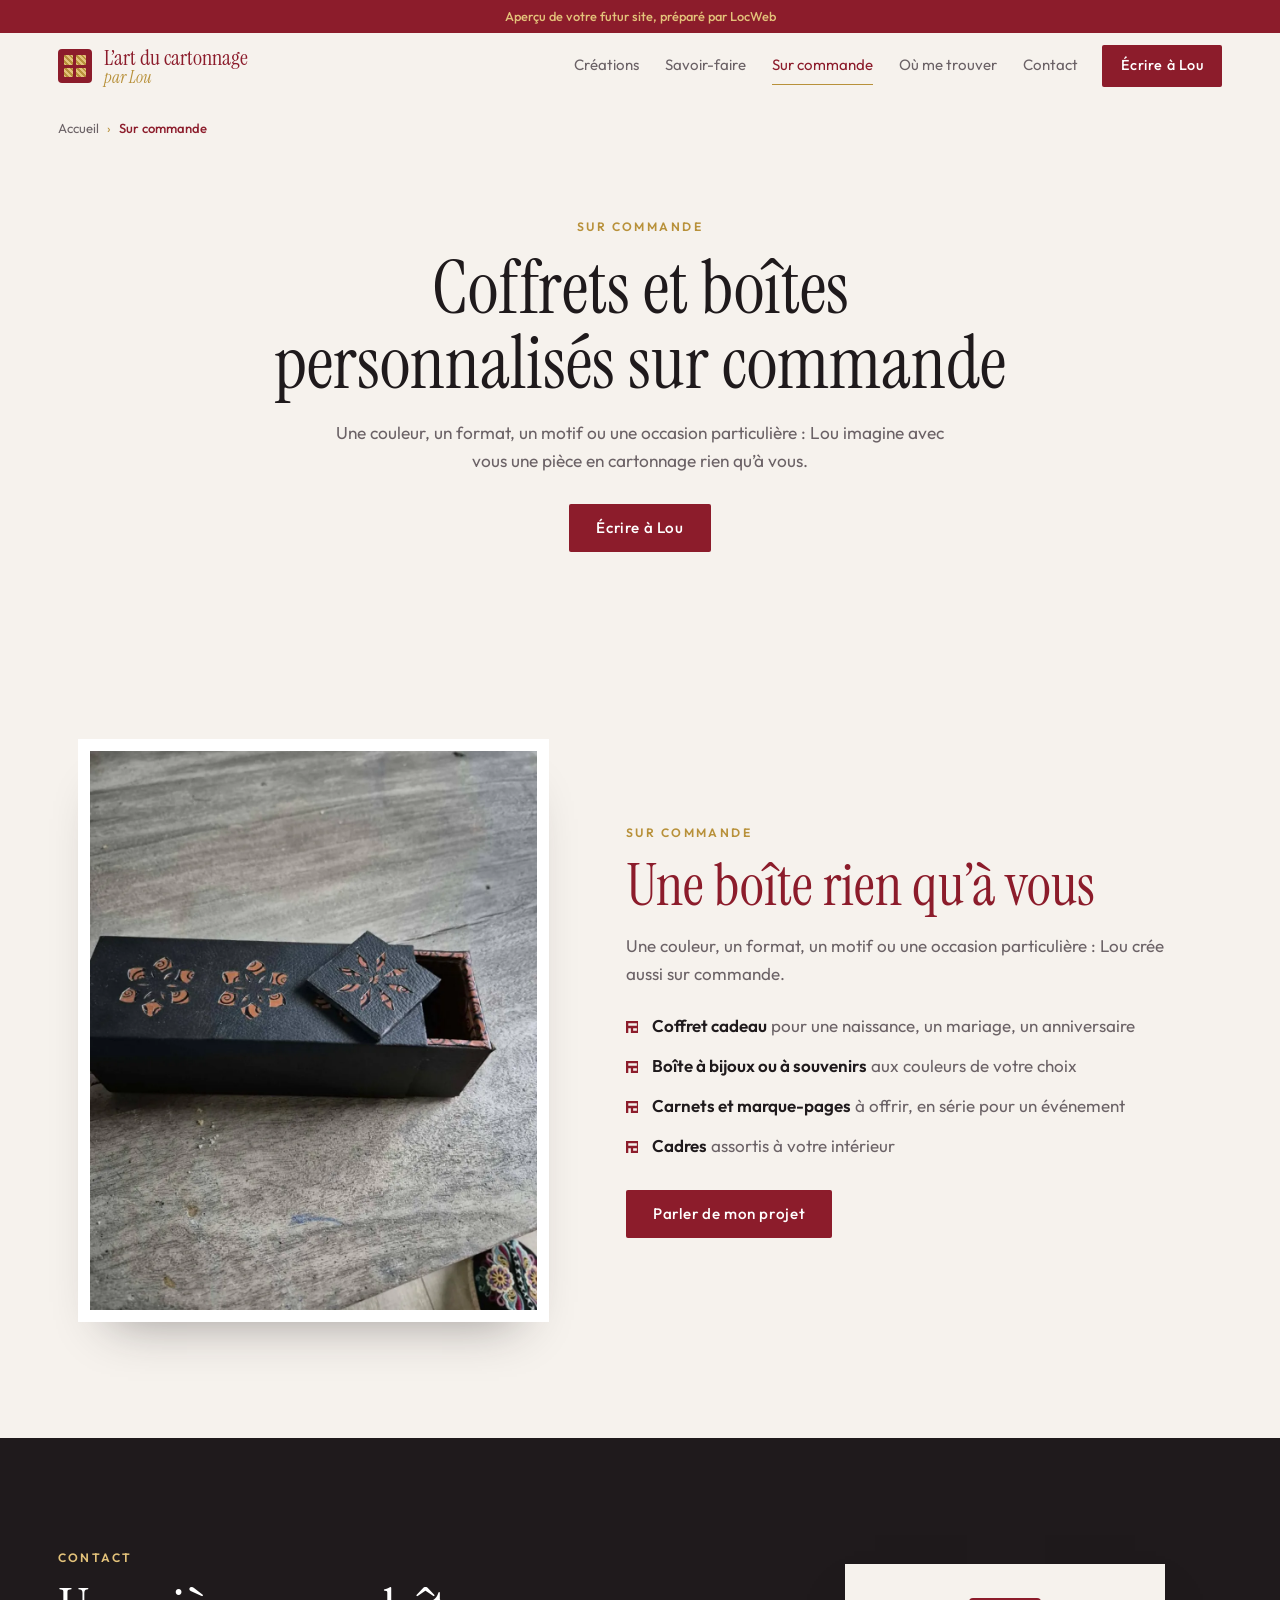
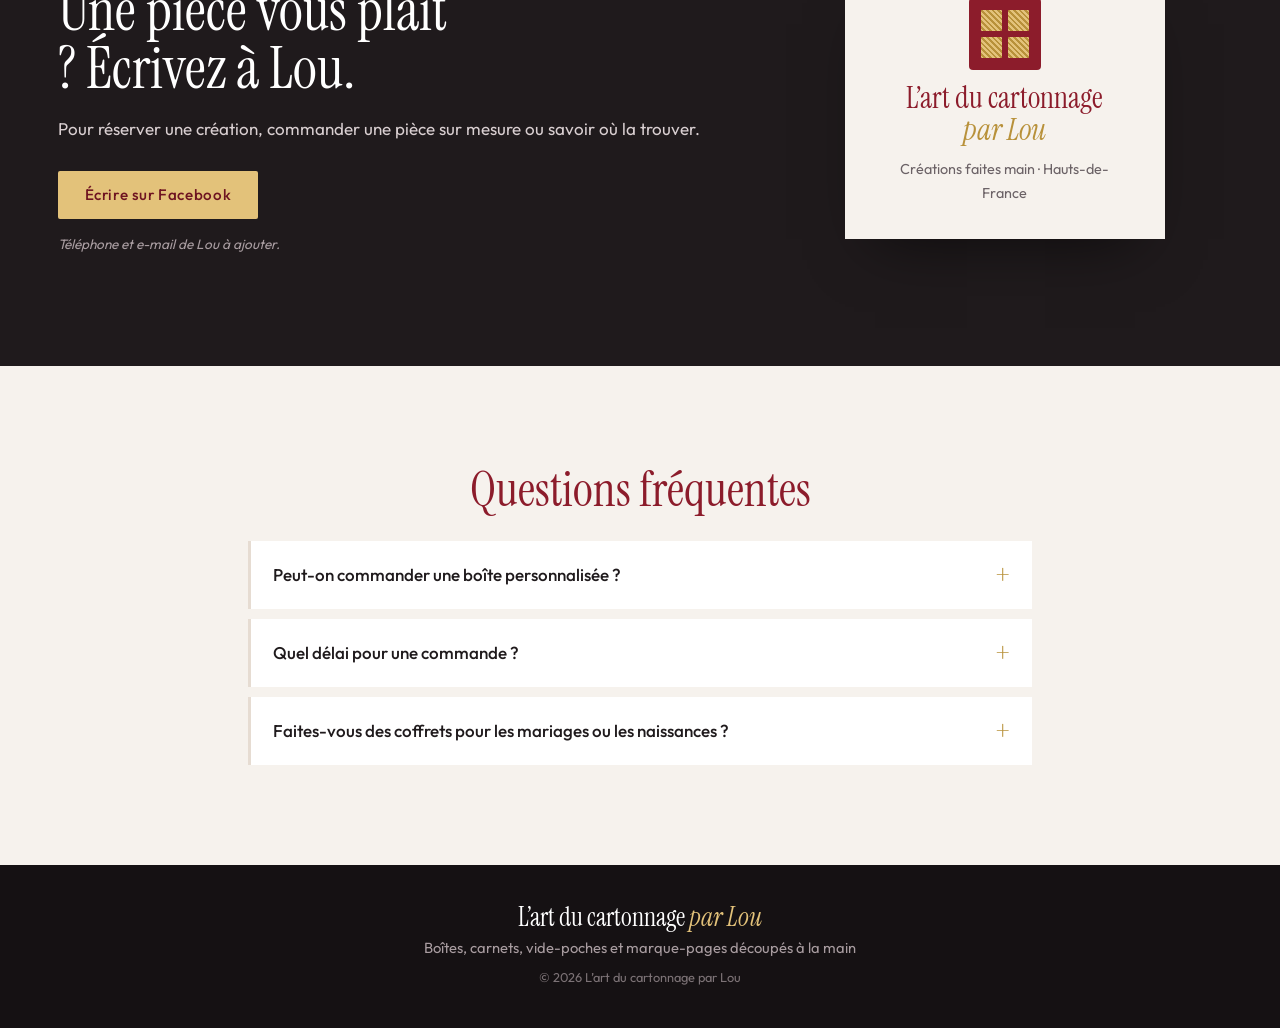
<file: sur-commande/index.html>
<!doctype html>
<html lang="fr">
<head>
<meta charset="utf-8">
<meta name="viewport" content="width=device-width, initial-scale=1, viewport-fit=cover">
<!-- Apercu : a la mise en ligne, retirer noindex et le Disallow, ajouter canonical, sitemap, mesure.js et le lien LocWeb. Telephone et e-mail de Lou a completer. -->
<meta name="robots" content="noindex, nofollow">
<title>Coffret et boîte personnalisés sur commande | L’art du cartonnage par Lou</title>
<link rel="canonical" href="https://shigyn.github.io/lou-cartonnage/sur-commande/">
<meta name="description" content="Coffret cadeau, boîte à bijoux ou à souvenirs, carnets et marque-pages personnalisés : Lou crée sur commande en cartonnage, pour une naissance, un mariage ou un anniversaire.">
<meta name="theme-color" content="#8c1c2b">
<meta property="og:type" content="website">
<meta property="og:locale" content="fr_FR">
<meta property="og:title" content="Coffret et boîte personnalisés sur commande | L’art du cartonnage par Lou">
<meta property="og:description" content="Coffret cadeau, boîte à bijoux ou à souvenirs, carnets et marque-pages personnalisés : Lou crée sur commande en cartonnage, pour une naissance, un mariage ou un anniversaire.">
<meta property="og:image" content="https://shigyn.github.io/lou-cartonnage/photos/carnets.webp">
<link rel="icon" href="data:image/svg+xml,%3Csvg xmlns='http://www.w3.org/2000/svg' viewBox='0 0 32 32'%3E%3Crect width='32' height='32' rx='6' fill='%238c1c2b'/%3E%3Cpath d='M9 9h5v5H9zM18 9h5v5h-5zM9 18h5v5H9zM18 18h5v5h-5z' fill='%23e3c27a'/%3E%3C/svg%3E">
<link rel="preconnect" href="https://fonts.googleapis.com">
<link rel="preconnect" href="https://fonts.gstatic.com" crossorigin>
<link href="https://fonts.googleapis.com/css2?family=Instrument+Serif:ital@0;1&family=Outfit:wght@400;500;600&display=swap" rel="stylesheet">
<link rel="stylesheet" href="../style.css?v=2">
<script type="application/ld+json">{"@context": "https://schema.org", "@type": "BreadcrumbList", "itemListElement": [{"@type": "ListItem", "position": 1, "name": "Accueil", "item": "https://shigyn.github.io/lou-cartonnage/"}, {"@type": "ListItem", "position": 2, "name": "Sur commande", "item": "https://shigyn.github.io/lou-cartonnage/sur-commande/"}]}</script>
<script type="application/ld+json">{"@context": "https://schema.org", "@type": "FAQPage", "mainEntity": [{"@type": "Question", "name": "Peut-on commander une boîte personnalisée ?", "acceptedAnswer": {"@type": "Answer", "text": "Oui : couleur, format, motif ou occasion, Lou crée sur commande. Écrivez-lui avec votre idée."}}, {"@type": "Question", "name": "Quel délai pour une commande ?", "acceptedAnswer": {"@type": "Answer", "text": "Il dépend de la pièce et de la période. Pour Noël ou un événement, pensez à commander quelques semaines à l’avance."}}, {"@type": "Question", "name": "Faites-vous des coffrets pour les mariages ou les naissances ?", "acceptedAnswer": {"@type": "Answer", "text": "Oui : coffrets souvenirs, boîtes à alliances, carnets d’invités ou marque-pages à offrir aux invités."}}]}</script>
</head>
<body>
<div class="apercu-bandeau">Aperçu de votre futur site, préparé par LocWeb</div>

<header class="tete" data-tete>
  <a class="marque" href="../" aria-label="L’art du cartonnage par Lou, accueil">
    <span class="marque-signe" aria-hidden="true"><i></i><i></i><i></i><i></i></span>
    <span class="marque-texte"><b>L’art du cartonnage</b><small>par Lou</small></span>
  </a>
  <nav class="menu" data-menu aria-label="Menu">
    <a href="../creations/">Créations</a>
    <a href="../cartonnage/">Savoir-faire</a>
    <a href="../sur-commande/" aria-current="page">Sur commande</a>
    <a href="../#ou-trouver">Où me trouver</a>
    <a href="../#contact">Contact</a>
  </nav>
  <a class="bouton bouton-plein tete-cta" href="../#contact">Écrire à Lou</a>
  <button class="burger" type="button" data-burger aria-label="Ouvrir le menu" aria-expanded="false"><span></span><span></span></button>
</header>

<main id="haut">
  <nav class="ariane" aria-label="Fil d’Ariane"><a href="../">Accueil</a><span aria-current="page">Sur commande</span></nav>
  <header class="page-entete">
    <p class="sur-titre">Sur commande</p>
    <h1>Coffrets et boîtes personnalisés sur commande</h1>
    <p>Une couleur, un format, un motif ou une occasion particulière : Lou imagine avec vous une pièce en cartonnage rien qu’à vous.</p>
    <a class="bouton bouton-plein" href="https://www.facebook.com/profile.php?id=737708401" target="_blank" rel="noopener">Écrire à Lou</a>
  </header>

  <section class="commande" id="commande">
    <figure class="commande-photo revele"><img src="../photos/boite-noire.webp" alt="Boîte coulissante noire et cuivre ouverte" loading="lazy" width="1050" height="1400"></figure>
    <div class="commande-texte revele">
      <p class="sur-titre">Sur commande</p>
      <h2>Une boîte rien qu’à vous</h2>
      <p>Une couleur, un format, un motif ou une occasion particulière : Lou crée aussi sur commande.</p>
      <ul class="liste">
        <li><b>Coffret cadeau</b> pour une naissance, un mariage, un anniversaire</li>
        <li><b>Boîte à bijoux ou à souvenirs</b> aux couleurs de votre choix</li>
        <li><b>Carnets et marque-pages</b> à offrir, en série pour un événement</li>
        <li><b>Cadres</b> assortis à votre intérieur</li>
      </ul>
      <a class="bouton bouton-plein" href="../#contact">Parler de mon projet</a>
    </div>
  </section>

  <section class="contact" id="contact">
    <div class="contact-texte revele">
      <p class="sur-titre sur-titre-clair">Contact</p>
      <h2>Une pièce vous plaît ? Écrivez à Lou.</h2>
      <p>Pour réserver une création, commander une pièce sur mesure ou savoir où la trouver.</p>
      <div class="contact-actions">
        <a class="bouton bouton-clair" href="https://www.facebook.com/profile.php?id=737708401" target="_blank" rel="noopener">Écrire sur Facebook</a>
      </div>
      <p class="contact-note">Téléphone et e-mail de Lou à ajouter.</p>
    </div>
    <div class="contact-carte revele">
      <span class="marque-signe grand" aria-hidden="true"><i></i><i></i><i></i><i></i></span>
      <p class="contact-nom">L’art du cartonnage<br><em>par Lou</em></p>
      <p>Créations faites main · Hauts-de-France</p>
    </div>
  </section>

  <section class="faq">
    <h2 class="faq-titre revele">Questions fréquentes</h2>
    <div class="faq-liste">
      <details class="revele"><summary>Peut-on commander une boîte personnalisée ?</summary><p>Oui : couleur, format, motif ou occasion, Lou crée sur commande. Écrivez-lui avec votre idée.</p></details>
      <details class="revele"><summary>Quel délai pour une commande ?</summary><p>Il dépend de la pièce et de la période. Pour Noël ou un événement, pensez à commander quelques semaines à l’avance.</p></details>
      <details class="revele"><summary>Faites-vous des coffrets pour les mariages ou les naissances ?</summary><p>Oui : coffrets souvenirs, boîtes à alliances, carnets d’invités ou marque-pages à offrir aux invités.</p></details>
    </div>
  </section>
</main>

<footer class="pied">
  <p class="pied-marque">L’art du cartonnage <em>par Lou</em></p>
  <p>Boîtes, carnets, vide-poches et marque-pages découpés à la main</p>
  <p class="pied-petit">© 2026 L’art du cartonnage par Lou</p>
</footer>

<script src="../app.js?v=1" defer></script>
</body>
</html>
</file>
<file: style.css>
/* L'art du cartonnage par Lou — apercu LocWeb. Bordeaux, or et papier ; signature : bandeau en papier decoupe. */
:root {
  --papier: #f6f2ed;
  --carte: #ffffff;
  --carton: #e9dfd2;
  --bordeaux: #8c1c2b;
  --bordeaux-2: #6e1421;
  --rouge: #b3262f;
  --or: #b8913a;
  --or-clair: #e3c27a;
  --encre: #1f1a1c;
  --gris: #6b6266;
  --trait: #e6dcd2;
  --affiche: 'Instrument Serif', Georgia, serif;
  --texte: 'Outfit', system-ui, -apple-system, 'Segoe UI', sans-serif;
  --bord: clamp(16px, 4.5vw, 64px);
  --rayon: 6px;
  /* Tuile de decoupe : carre plein perce de fenetres (evenodd) */
  --decoupe: url("data:image/svg+xml,%3Csvg xmlns='http://www.w3.org/2000/svg' width='84' height='84'%3E%3Cpath fill-rule='evenodd' fill='%23000' d='M0 0h84v84H0z M8 8h30v9H8z M46 8h9v30h-9z M63 8h13v9H63z M8 25h9v30H8z M25 25h13v9H25z M63 25h13v30H63z M25 42h30v9H25z M8 63h30v13H8z M46 59h9v17h-9z M63 63h13v13H63z'/%3E%3C/svg%3E");
}

*, *::before, *::after { box-sizing: border-box; }
html { scroll-behavior: smooth; scroll-padding-top: 84px; -webkit-text-size-adjust: 100%; }
body { margin: 0; background: var(--papier); color: var(--encre); font-family: var(--texte); font-size: 1.0625rem; line-height: 1.65; overflow-x: hidden; }
main { overflow-x: clip; }
img { display: block; max-width: 100%; height: auto; }
a { color: inherit; }
h1, h2, h3 { margin: 0; font-family: var(--affiche); font-weight: 400; line-height: 1.02; text-wrap: balance; }
h2 { font-size: clamp(2.2rem, 1.4rem + 3vw, 3.6rem); color: var(--bordeaux); }
p { margin: 0; }
em { font-style: italic; }
:focus-visible { outline: 2px solid var(--or); outline-offset: 3px; }

.apercu-bandeau { background: var(--bordeaux); color: var(--or-clair); text-align: center; font-size: .8rem; font-weight: 500; padding: 6px 12px; }
.sur-titre { font-size: .76rem; font-weight: 600; letter-spacing: .2em; text-transform: uppercase; color: var(--or); margin-bottom: 14px; }
.sur-titre-clair { color: var(--or-clair); }

.bouton { display: inline-flex; align-items: center; justify-content: center; min-height: 48px; padding: 12px 26px; border-radius: 2px; font: 500 .95rem/1.2 var(--texte); letter-spacing: .04em; text-decoration: none; border: 1.5px solid transparent; transition: background .25s, color .25s, border-color .25s, transform .25s; cursor: pointer; }
.bouton:hover { transform: translateY(-2px); }
.bouton-plein { background: var(--bordeaux); color: #fff; }
.bouton-plein:hover { background: var(--bordeaux-2); }
.bouton-ligne { border-color: var(--bordeaux); color: var(--bordeaux); }
.bouton-ligne:hover { background: var(--bordeaux); color: #fff; }
.bouton-clair { background: var(--or-clair); color: var(--bordeaux-2); }
.bouton-clair:hover { background: #fff; }

/* Petit signe : quatre fenetres decoupees */
.marque-signe { display: grid; grid-template-columns: repeat(2, 1fr); gap: 3px; width: 34px; height: 34px; padding: 6px; background: var(--bordeaux); border-radius: 4px; flex: none; }
.marque-signe i { background: repeating-linear-gradient(45deg, var(--or-clair) 0 2px, var(--or) 2px 4px); border-radius: 1px; }
.marque-signe.grand { width: 72px; height: 72px; padding: 12px; gap: 6px; }

/* En-tete */
.tete { position: sticky; top: 0; z-index: 30; display: flex; align-items: center; gap: 24px; padding: 12px var(--bord); background: rgba(246,242,237,.94); backdrop-filter: blur(10px); border-bottom: 1px solid transparent; transition: border-color .25s; }
.tete.colle { border-bottom-color: var(--trait); }
.marque { display: flex; align-items: center; gap: 12px; text-decoration: none; margin-right: auto; }
.marque-texte { display: flex; flex-direction: column; line-height: 1.05; }
.marque-texte b { font: 400 1.4rem/1 var(--affiche); color: var(--bordeaux); }
.marque-texte small { font: italic 400 1.05rem/1 var(--affiche); color: var(--or); }
.menu { display: flex; gap: 26px; }
.menu a { text-decoration: none; font-size: .94rem; color: var(--gris); padding: 6px 0; border-bottom: 1px solid transparent; transition: color .2s, border-color .2s; }
.menu a:hover { color: var(--bordeaux); border-bottom-color: var(--or); }
.tete-cta { min-height: 42px; padding: 9px 18px; font-size: .9rem; }
.burger { display: none; width: 44px; height: 44px; border: 1px solid var(--trait); border-radius: 4px; background: transparent; cursor: pointer; padding: 0; flex-direction: column; align-items: center; justify-content: center; gap: 6px; }
.burger span { width: 18px; height: 2px; background: var(--bordeaux); transition: transform .25s; }
.burger[aria-expanded="true"] span:first-child { transform: translateY(4px) rotate(45deg); }
.burger[aria-expanded="true"] span:last-child { transform: translateY(-4px) rotate(-45deg); }

/* Hero + collage */
.hero { display: grid; grid-template-columns: minmax(0, 1fr) minmax(0, 1fr); gap: clamp(32px, 5vw, 72px); align-items: center; padding: clamp(40px, 6vw, 90px) var(--bord) clamp(56px, 8vw, 110px); max-width: 1320px; margin: 0 auto; }
.hero h1 { font-size: clamp(3rem, 1.8rem + 4.8vw, 5.8rem); color: var(--encre); letter-spacing: -.01em; }
.hero h1 em { color: var(--bordeaux); }
.hero-chapo { margin-top: 24px; max-width: 32em; font-size: clamp(1.04rem, 1rem + .3vw, 1.18rem); color: var(--gris); }
.hero-actions { display: flex; flex-wrap: wrap; gap: 12px; margin-top: 32px; }
.collage { position: relative; aspect-ratio: 1 / 1.05; }
.collage figure { position: absolute; margin: 0; padding: 10px; background: var(--carte); box-shadow: 0 2px 4px rgba(31,26,28,.06), 0 26px 50px -28px rgba(31,26,28,.45); transition: transform .5s cubic-bezier(.2,.7,.2,1), box-shadow .5s; }
.collage img { width: 100%; height: 100%; object-fit: cover; }
.collage figure:hover { z-index: 4; box-shadow: 0 2px 4px rgba(31,26,28,.06), 0 36px 60px -26px rgba(31,26,28,.5); }
.c1 { width: 62%; height: 78%; left: 0; top: 0; transform: rotate(-2.5deg); z-index: 2; }
.c2 { width: 46%; height: 52%; right: 0; top: 10%; transform: rotate(3deg); z-index: 1; }
.c3 { width: 40%; height: 44%; right: 8%; bottom: 0; transform: rotate(-1deg); z-index: 3; }
.c1:hover { transform: rotate(-1deg) translateY(-6px); }
.c2:hover { transform: rotate(1.5deg) translateY(-6px); }
.c3:hover { transform: rotate(0deg) translateY(-6px); }
.entree { animation: monte .9s cubic-bezier(.2,.7,.2,1) both; }
.hero-texte .entree:nth-child(2) { animation-delay: .08s; }
.hero-texte .entree:nth-child(3) { animation-delay: .16s; }
.hero-texte .entree:nth-child(4) { animation-delay: .24s; }
.c1.entree { animation: pose-c1 1s .2s cubic-bezier(.2,.7,.2,1) both; }
.c2.entree { animation: pose-c2 1s .35s cubic-bezier(.2,.7,.2,1) both; }
.c3.entree { animation: pose-c3 1s .5s cubic-bezier(.2,.7,.2,1) both; }
@keyframes monte { from { opacity: 0; transform: translateY(16px); } to { opacity: 1; transform: none; } }
@keyframes pose-c1 { from { opacity: 0; transform: translateY(30px) rotate(-8deg); } to { opacity: 1; transform: rotate(-2.5deg); } }
@keyframes pose-c2 { from { opacity: 0; transform: translateY(30px) rotate(9deg); } to { opacity: 1; transform: rotate(3deg); } }
@keyframes pose-c3 { from { opacity: 0; transform: translateY(30px) rotate(-6deg); } to { opacity: 1; transform: rotate(-1deg); } }

/* Signature : bandeau en papier decoupe, le motif dore defile derriere les fenetres */
.decoupe { position: relative; height: clamp(240px, 32vw, 340px); display: grid; place-items: center; overflow: hidden; }
.decoupe-fond { position: absolute; inset: 0;
  background:
    radial-gradient(circle at 50% 50%, transparent 6px, var(--or-clair) 7px 9px, transparent 10px) 0 0 / 36px 36px,
    radial-gradient(circle at 50% 50%, var(--or) 0 3px, transparent 4px) 18px 18px / 36px 36px,
    linear-gradient(135deg, #f3d9a0, #d9a85a);
  animation: glisse 22s linear infinite; }
@keyframes glisse { to { background-position: 360px 180px, 378px 198px, 0 0; } }
.decoupe-cache { position: absolute; inset: 0; background: var(--bordeaux); -webkit-mask: var(--decoupe) repeat 0 0 / 84px 84px; mask: var(--decoupe) repeat 0 0 / 84px 84px; }
.decoupe-texte { position: relative; z-index: 1; max-width: 760px; margin: 0 var(--bord); padding: clamp(20px, 3vw, 32px) clamp(22px, 4vw, 44px); background: var(--bordeaux); color: #fff; text-align: center; font: 400 clamp(1.5rem, 1.1rem + 1.8vw, 2.4rem)/1.15 var(--affiche); box-shadow: 0 0 0 1px rgba(227,194,122,.5), 0 0 0 8px var(--bordeaux); }
.decoupe-texte em { color: var(--or-clair); }

.entete { max-width: 720px; margin: 0 auto 40px; text-align: center; }
.entete > p:not(.sur-titre) { margin-top: 16px; color: var(--gris); }

/* Creations */
.creations { padding: clamp(64px, 9vw, 120px) var(--bord); max-width: 1320px; margin: 0 auto; }
.galerie { list-style: none; margin: 0; padding: 0; display: grid; grid-template-columns: repeat(3, minmax(0, 1fr)); gap: 28px; }
.piece { background: var(--carte); padding: 12px 12px 18px; box-shadow: 0 1px 2px rgba(31,26,28,.06); transition: transform .4s cubic-bezier(.2,.7,.2,1), box-shadow .4s; }
.piece:hover { transform: translateY(-6px) rotate(-.4deg); box-shadow: 0 30px 50px -32px rgba(31,26,28,.45); }
.piece img { width: 100%; aspect-ratio: 4 / 5; object-fit: cover; }
.piece-haute { grid-row: span 2; display: flex; flex-direction: column; }
.piece-haute img { flex: 1; aspect-ratio: auto; min-height: 0; }
.piece div { padding: 14px 4px 0; }
.piece h3 { font-size: 1.6rem; color: var(--encre); }
.piece p { color: var(--gris); font-size: .94rem; margin-top: 4px; }

/* Savoir-faire */
.savoir-faire { background: var(--bordeaux); color: #fff; padding: clamp(64px, 9vw, 120px) var(--bord); display: grid; grid-template-columns: minmax(0, .9fr) minmax(0, 1.4fr); gap: clamp(32px, 6vw, 80px); align-items: start; }
.savoir-faire h2 { color: #fff; }
.sf-texte > p:not(.sur-titre) { margin-top: 18px; color: #f1d6d9; max-width: 28em; }
.etapes { list-style: none; margin: 0; padding: 0; counter-reset: e; display: grid; grid-template-columns: repeat(2, minmax(0, 1fr)); gap: 16px; }
.etapes li { counter-increment: e; display: flex; flex-direction: column; gap: 6px; padding: 24px; border: 1px solid rgba(227,194,122,.35); border-radius: var(--rayon); background: rgba(0,0,0,.08); }
.etapes li::before { content: counter(e); font: italic 400 2.6rem/1 var(--affiche); color: var(--or-clair); }
.etapes b { font-weight: 600; font-size: 1.05rem; }
.etapes span { color: #f1d6d9; font-size: .95rem; }

/* Sur commande */
.commande { display: grid; grid-template-columns: minmax(0, .9fr) minmax(0, 1.1fr); gap: clamp(32px, 6vw, 88px); align-items: center; padding: clamp(64px, 9vw, 120px) var(--bord); max-width: 1240px; margin: 0 auto; }
.commande-photo { margin: 0; padding: 12px; background: var(--carte); transform: rotate(-2deg); box-shadow: 0 30px 50px -32px rgba(31,26,28,.45); }
.commande-photo img { width: 100%; aspect-ratio: 4 / 5; object-fit: cover; }
.commande-texte > p:not(.sur-titre) { margin-top: 16px; color: var(--gris); }
.liste { list-style: none; margin: 24px 0 30px; padding: 0; display: grid; gap: 12px; }
.liste li { position: relative; padding-left: 26px; color: var(--gris); }
.liste li::before { content: ''; position: absolute; left: 0; top: .5em; width: 12px; height: 12px; background: var(--bordeaux); -webkit-mask: var(--decoupe) 0 0 / 24px 24px; mask: var(--decoupe) 0 0 / 24px 24px; }
.liste b { color: var(--encre); font-weight: 600; }

/* Ou trouver */
.ou-trouver { padding: 0 var(--bord) clamp(64px, 9vw, 120px); max-width: 1200px; margin: 0 auto; }
.lieux { list-style: none; margin: 0; padding: 0; display: grid; grid-template-columns: repeat(3, minmax(0, 1fr)); gap: 16px; }
.lieux li { background: var(--carte); border-top: 3px solid var(--bordeaux); padding: 26px; display: flex; flex-direction: column; gap: 6px; }
.lieux b { font: 400 1.9rem/1 var(--affiche); color: var(--bordeaux); }
.lieux span { color: var(--gris); }

/* Contact */
.contact { background: var(--encre); color: #fff; padding: clamp(64px, 9vw, 110px) var(--bord); display: grid; grid-template-columns: minmax(0, 1.2fr) minmax(0, .8fr); gap: clamp(32px, 6vw, 80px); align-items: center; }
.contact h2 { color: #fff; }
.contact-texte > p:not(.sur-titre):not(.contact-note) { margin-top: 16px; color: #d9cfd1; }
.contact-actions { display: flex; flex-wrap: wrap; gap: 12px; margin-top: 28px; }
.contact-note { margin-top: 14px; font-size: .85rem; color: #a89ca0; font-style: italic; }
.contact-carte { justify-self: center; background: var(--papier); color: var(--encre); padding: 34px; text-align: center; display: grid; justify-items: center; gap: 12px; transform: rotate(2deg); box-shadow: 0 30px 60px -30px rgba(0,0,0,.6); max-width: 320px; }
.contact-nom { font: 400 1.9rem/1.05 var(--affiche); color: var(--bordeaux); }
.contact-nom em { color: var(--or); }
.contact-carte p:last-child { color: var(--gris); font-size: .9rem; }

.pied { background: #151113; color: #a89ca0; text-align: center; padding: 40px var(--bord); display: grid; gap: 6px; font-size: .92rem; }
.pied-marque { font: 400 1.6rem/1 var(--affiche); color: #fff; }
.pied-marque em { color: var(--or-clair); }
.pied-petit { font-size: .8rem; opacity: .7; }

.js .revele { opacity: 0; transform: translateY(20px); transition: opacity .8s cubic-bezier(.2,.7,.2,1), transform .8s cubic-bezier(.2,.7,.2,1); }
.js .revele.vu { opacity: 1; transform: none; }

@media (max-width: 1020px) {
  .menu { position: fixed; left: 0; right: 0; top: var(--haut-tete, 70px); flex-direction: column; gap: 0; background: var(--papier); padding: 8px var(--bord) 20px; border-bottom: 1px solid var(--trait); opacity: 0; visibility: hidden; transform: translateY(-8px); transition: opacity .2s, transform .2s, visibility .2s; }
  .menu.ouvert { opacity: 1; visibility: visible; transform: none; }
  .menu a { padding: 14px 0; font-size: 1.05rem; border-bottom: 1px solid var(--trait); }
  .burger { display: flex; }
  .galerie { grid-template-columns: repeat(2, minmax(0, 1fr)); }
}
@media (max-width: 860px) {
  .hero, .savoir-faire, .commande, .contact { grid-template-columns: minmax(0, 1fr); }
  .collage { max-width: 480px; width: 100%; margin: 0 auto; }
  .lieux { grid-template-columns: minmax(0, 1fr); }
  .commande-photo { max-width: 420px; }
}
@media (max-width: 600px) {
  .tete { gap: 10px; }
  .tete-cta { display: none; }
  .hero-actions .bouton { flex: 1 1 100%; }
  .galerie { grid-template-columns: minmax(0, 1fr); }
  .piece-haute { grid-row: auto; }
  .piece-haute img { aspect-ratio: 4 / 5; }
  .etapes { grid-template-columns: minmax(0, 1fr); }
}
@media (prefers-reduced-motion: reduce) {
  *, *::before, *::after { animation: none !important; transition: none !important; }
  .js .revele { opacity: 1; transform: none; }
  html { scroll-behavior: auto; }
}

/* Pages SEO : fil d'Ariane, en-tete de page, FAQ */
.ariane { max-width: 1320px; margin: 0 auto; padding: 18px var(--bord) 0; display: flex; gap: 8px; font-size: .82rem; color: var(--gris); }
.ariane a { color: var(--gris); text-decoration: none; }
.ariane a::after { content: "›"; margin-left: 8px; color: var(--or); }
.ariane span { color: var(--bordeaux); font-weight: 500; }
.page-entete { max-width: 860px; margin: 0 auto; padding: clamp(36px, 6vw, 80px) var(--bord) clamp(40px, 6vw, 72px); text-align: center; }
.page-entete h1 { font-size: clamp(2.6rem, 1.6rem + 3.8vw, 4.6rem); color: var(--encre); }
.page-entete > p:not(.sur-titre) { margin: 18px auto 28px; color: var(--gris); font-size: 1.08rem; max-width: 36em; }
.faq { padding: clamp(56px, 8vw, 100px) var(--bord); max-width: 900px; margin: 0 auto; }
.faq-titre { font-size: clamp(2rem, 1.4rem + 2.4vw, 3rem); color: var(--bordeaux); text-align: center; margin-bottom: 26px; }
.faq-liste { display: grid; gap: 10px; }
.faq details { background: var(--carte); border-left: 3px solid var(--trait); padding: 4px 22px; transition: border-color .3s; }
.faq details[open] { border-left-color: var(--bordeaux); }
.faq summary { cursor: pointer; list-style: none; padding: 16px 30px 16px 0; position: relative; font-weight: 500; color: var(--encre); }
.faq summary::-webkit-details-marker { display: none; }
.faq summary::after { content: "+"; position: absolute; right: 0; top: 50%; transform: translateY(-50%); font: 400 1.8rem/1 var(--affiche); color: var(--or); transition: transform .3s; }
.faq details[open] summary::after { transform: translateY(-50%) rotate(45deg); }
.faq details p { color: var(--gris); padding-bottom: 18px; }
.menu a[aria-current="page"] { color: var(--bordeaux); border-bottom-color: var(--or); }
</file>
